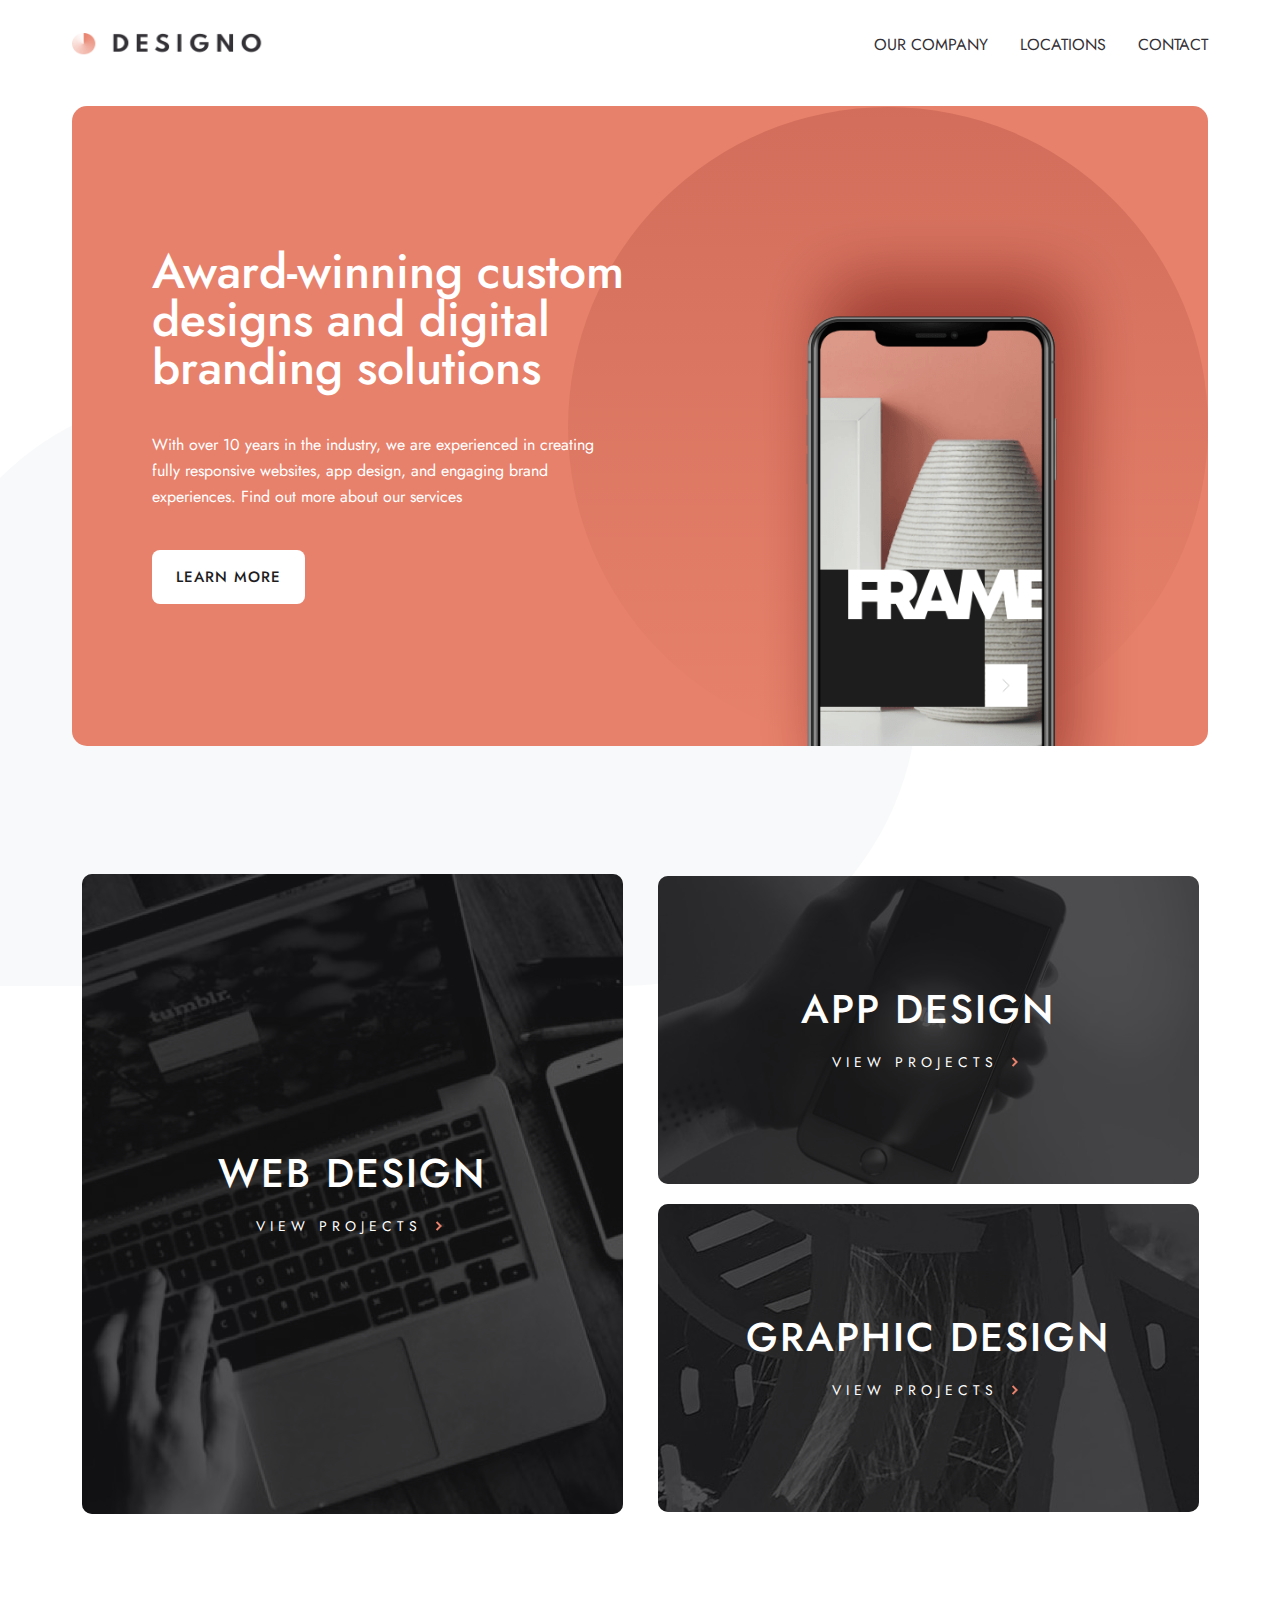
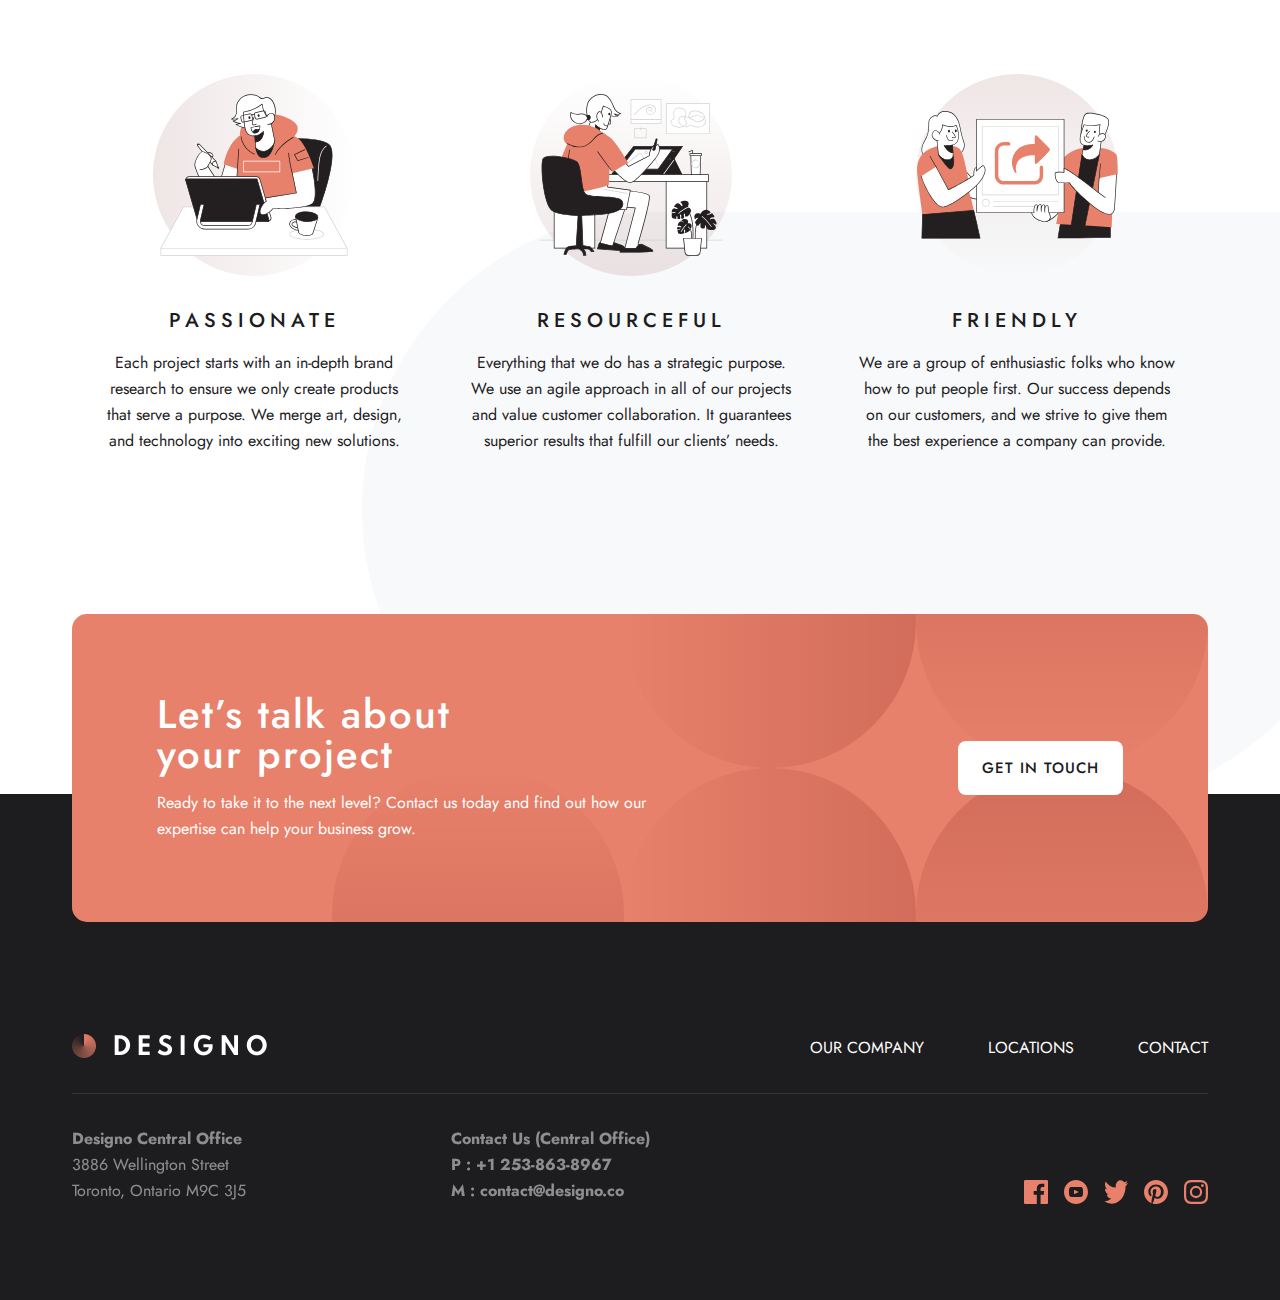
<file: index.html>
<!DOCTYPE html>
<html lang="en">
	<head>
		<meta charset="UTF-8" />
		<meta name="viewport" content="width=device-width, initial-scale=1.0" />

		<link
			rel="icon"
			type="image/png"
			sizes="32x32"
			href="./assets/favicon-32x32.png"
		/>
		<link rel="preconnect" href="https://fonts.googleapis.com" />
		<link rel="preconnect" href="https://fonts.gstatic.com" crossorigin />
		<link
			href="https://fonts.googleapis.com/css2?family=Jost:ital,wght@0,100..900;1,100..900&display=swap"
			rel="stylesheet"
		/>
		<link rel="stylesheet" href="/css/styles.css" />

		<title>Welcome to Designo</title>
	</head>
	<body>
		<!-- NAVIGATION -->
		<nav class="navbar">
			<div class="navbar-flex container">
				<a href="/"
					><img
						src="/assets/shared/desktop/logo-dark.png"
						class="logo"
						alt="Designo Logo"
				/></a>
				<div class="main-menu-items">
					<ul class="menu-items-list">
						<li><a href="/about.html">Our Company</a></li>
						<li><a href="/locations.html">Locations</a></li>
						<li><a href="/contact.html">Contact</a></li>
					</ul>
				</div>
				<!-- MOBILE MENU -->
				<div class="mobile-menu">
					<!-- HAMBURGER BUTTON -->
					<div class="mobile-menu-toggle">
						<img
							src="/assets/shared/mobile/icon-hamburger.svg"
							alt="menu button"
							class="hamburger"
						/>
						<img
							src="/assets/shared/mobile/icon-close.svg"
							alt="close button"
							class="close hide"
						/>
					</div>
					<!-- OVERLAY BEHIND MOBILE MENU -->
					<div class="mobile-menu-modal"></div>
					<!-- MOBILE MENU ITEMS LIST -->
					<div class="mobile-menu-items">
						<ul class="mobile-menu-list">
							<li><a href="/about.html">Our Company</a></li>
							<li><a href="/locations.html">Locations</a></li>
							<li><a href="/contact.html">Contact</a></li>
						</ul>
					</div>
				</div>
			</div>
		</nav>

		<!-- HERO SECTION -->
		<section class="hero">
			<div class="container">
				<div class="bg-leaf">
					<img src="/assets/shared/desktop/bg-pattern-leaf.svg" alt="" />
				</div>
				<div class="hero-background hero-flex">
					<div class="hero-content">
						<h1>Award-winning custom designs and digital branding solutions</h1>
						<p>
							With over 10 years in the industry, we are experienced in creating
							fully responsive websites, app design, and engaging brand
							experiences. Find out more about our services
						</p>
						<a href="#"><div class="btn-light">Learn More</div></a>
					</div>
					<div class="hero-image">
						<img src="/assets/home/desktop/image-hero-phone.png" alt="" />
					</div>
				</div>
			</div>
		</section>

		<!-- SERVICES SECTION -->

		<section class="services">
			<div class="container">
				<div class="grid">
					<div class="grid-item item1">
						<a href="/web-design.html">
							<picture>
								<source
									media="(max-width: 480px)"
									srcset="/assets/home/mobile/image-web-design.jpg"
								/>
								<source
									media="(max-width: 768px)"
									srcset="/assets/home/tablet/image-web-design.jpg"
								/>
								<img
									class="bg-image"
									src="/assets/home/desktop/image-web-design-large.jpg"
									alt=""
								/>
							</picture>
							<div class="grid-item-content">
								<h2>Web Design</h2>
								<p>
									view projects
									<span>
										<img
											src="/assets/shared/desktop/icon-right-arrow.svg"
											alt=""
									/></span>
								</p>
							</div>
						</a>
					</div>

					<div class="grid-item item2">
						<a href="/app-design.html">
							<picture>
								<source
									media="(max-width: 480px)"
									srcset="/assets/home/mobile/image-app-design.jpg"
								/>
								<source
									media="(max-width: 768px)"
									srcset="/assets/home/tablet/image-app-design.jpg"
								/>

								<img
									class="bg-image"
									src="/assets/home/desktop/image-app-design.jpg"
									alt=""
								/>
							</picture>
							<div class="grid-item-content">
								<h2>App Design</h2>
								<p>
									view projects
									<span>
										<img
											src="/assets/shared/desktop/icon-right-arrow.svg"
											alt=""
									/></span>
								</p>
							</div>
						</a>
					</div>

					<div class="grid-item item3">
						<a href="/graphic-design.html">
							<picture>
								<source
									media="(max-width: 480px)"
									srcset="/assets/home/mobile/image-graphic-design.jpg"
								/>
								<source
									media="(max-width: 768px)"
									srcset="/assets/home/tablet/image-graphic-design.jpg"
								/>

								<img
									class="bg-image"
									src="/assets/home/desktop/image-graphic-design.jpg"
									alt=""
								/>
							</picture>
							<div class="grid-item-content">
								<h2>Graphic Design</h2>
								<p>
									view projects
									<span>
										<img
											src="/assets/shared/desktop/icon-right-arrow.svg"
											alt=""
									/></span>
								</p>
							</div>
						</a>
					</div>
				</div>
			</div>
		</section>

		<!-- ATTRIBUTES SECTION -->

		<section class="attributes">
			<div class="container">
				<div class="bg-leaf">
					<img src="/assets/shared/desktop/bg-pattern-leaf.svg" alt="" />
				</div>
				<div class="flex-container">
					<div class="item-container">
						<div class="img-container box1">
							<img
								src="/assets/home/desktop/illustration-passionate.svg"
								alt=""
							/>
						</div>
						<div class="content">
							<h3>Passionate</h3>

							<p>
								Each project starts with an in-depth brand research to ensure we
								only create products that serve a purpose. We merge art, design,
								and technology into exciting new solutions.
							</p>
						</div>
					</div>

					<div class="item-container">
						<div class="img-container box2">
							<img
								src="/assets/home/desktop/illustration-resourceful.svg"
								alt=""
							/>
						</div>
						<div class="content">
							<h3>Resourceful</h3>
							<p>
								Everything that we do has a strategic purpose. We use an agile
								approach in all of our projects and value customer
								collaboration. It guarantees superior results that fulfill our
								clients’ needs.
							</p>
						</div>
					</div>

					<div class="item-container">
						<div class="img-container box3">
							<img
								src="/assets/home/desktop/illustration-friendly.svg"
								alt=""
							/>
						</div>
						<div class="content">
							<h3>Friendly</h3>
							<p>
								We are a group of enthusiastic folks who know how to put people
								first. Our success depends on our customers, and we strive to
								give them the best experience a company can provide.
							</p>
						</div>
					</div>
				</div>
			</div>
		</section>

		<!-- CTA -->

		<section class="cta">
			<div class="container">
				<div class="background">
					<div class="content">
						<div class="text">
							<h2>Let’s talk about your project</h2>
							<p>
								Ready to take it to the next level? Contact us today and find
								out how our expertise can help your business grow.
							</p>
						</div>

						<a href="/contact.html"
							><div class="btn-light">Get in Touch</div></a
						>
					</div>
				</div>
			</div>
		</section>

		<!-- Footer -->

		<footer class="footer">
			<div class="container">
				<nav class="footer-nav">
					<img
						class="logo"
						src="/assets/shared/desktop/logo-light.png"
						alt="logo"
					/>
					<div class="divider-1"></div>
					<ul class="footer-nav-menu">
						<a href="/about.html"
							><li class="footer-nav-item">Our Company</li></a
						>
						<a href="/locations.html"
							><li class="footer-nav-item">Locations</li></a
						>
						<a href="/contact.html"><li class="footer-nav-item">Contact</li></a>
					</ul>
				</nav>
				<div class="divider-2"></div>
				<div class="footer-info-container">
					<div class="address">
						<p>
							<strong>Designo Central Office </strong> <br />3886 Wellington
							Street<br />
							Toronto, Ontario M9C 3J5
						</p>
					</div>
					<div class="contact-numbers">
						<p>
							Contact Us (Central Office)<br />
							<span>P : +1 253-863-8967 <br />M : contact@designo.co </span>
						</p>
					</div>
					<div class="socials">
						<a href="#"
							><img src="/assets/shared/desktop/icon-facebook.svg" alt=""
						/></a>
						<a href="#"
							><img src="/assets/shared/desktop/icon-youtube.svg" alt=""
						/></a>
						<a href="#"
							><img src="/assets/shared/desktop/icon-twitter.svg" alt=""
						/></a>
						<a href="#"
							><img src="/assets/shared/desktop/icon-pinterest.svg" alt=""
						/></a>
						<a href="#"
							><img src="/assets/shared/desktop/icon-instagram.svg" alt=""
						/></a>
					</div>
				</div>
			</div>
		</footer>

		<script src="js/script.js "></script>
	</body>
</html>
</file>
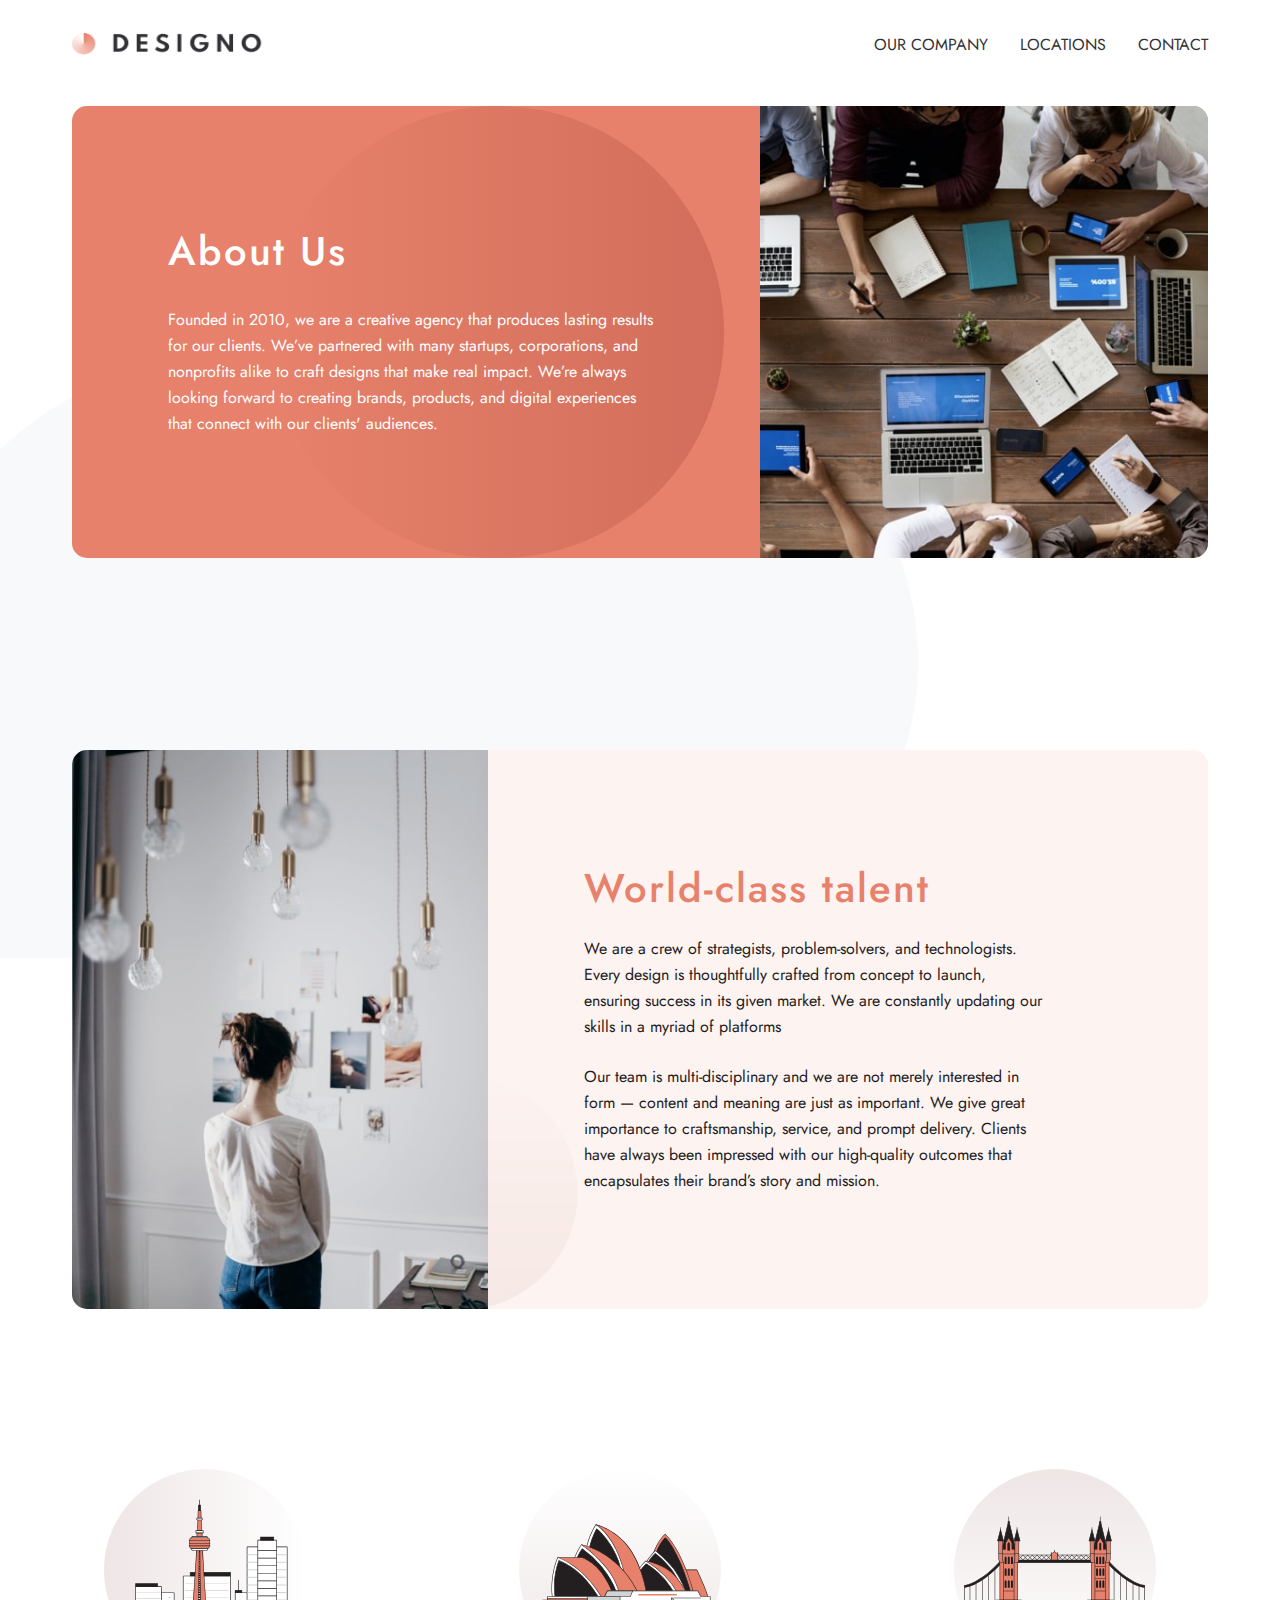
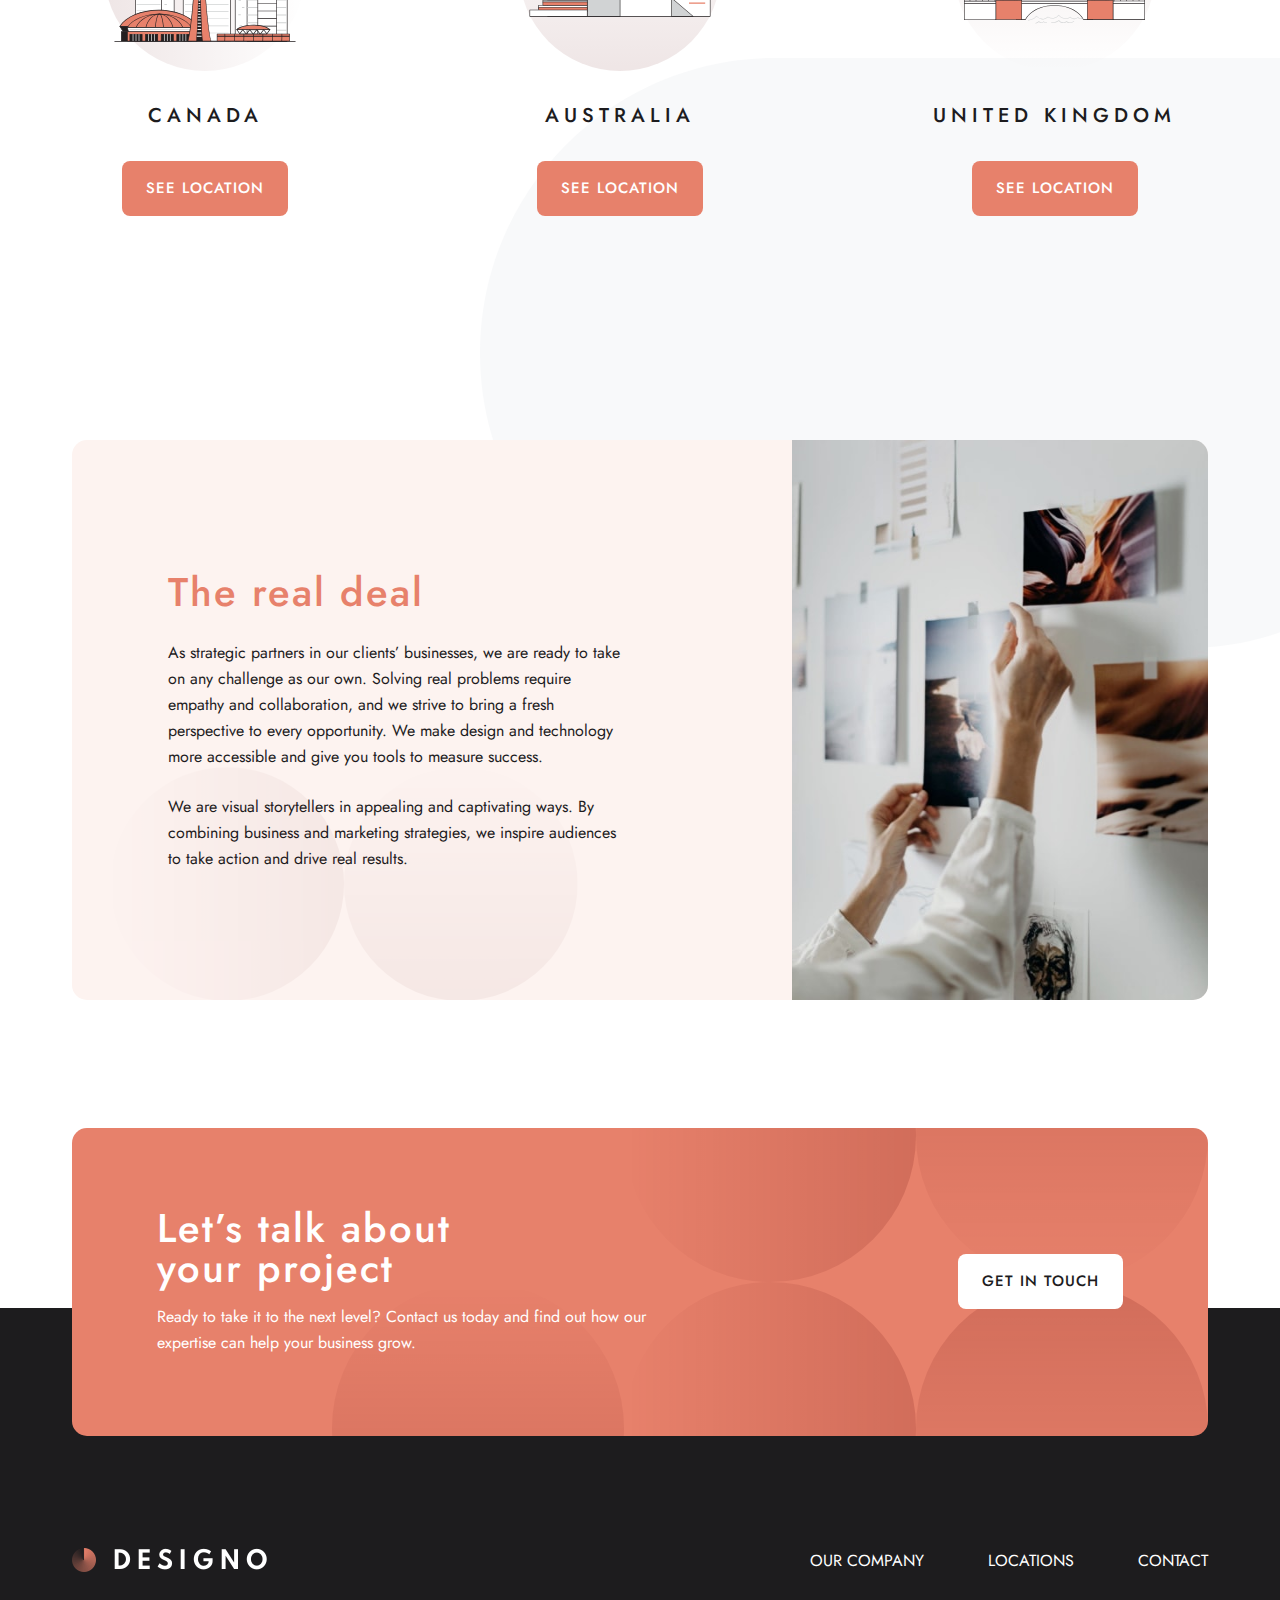
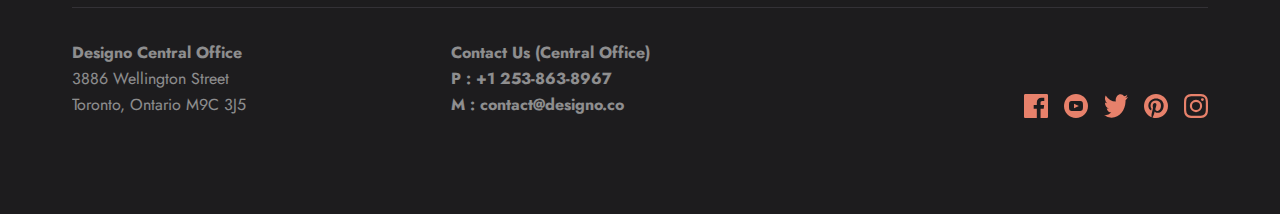
<file: about.html>
<!DOCTYPE html>
<html lang="en">
	<head>
		<meta charset="UTF-8" />
		<meta name="viewport" content="width=device-width, initial-scale=1.0" />

		<link
			rel="icon"
			type="image/png"
			sizes="32x32"
			href="./assets/favicon-32x32.png"
		/>
		<link rel="preconnect" href="https://fonts.googleapis.com" />
		<link rel="preconnect" href="https://fonts.gstatic.com" crossorigin />
		<link
			href="https://fonts.googleapis.com/css2?family=Jost:ital,wght@0,100..900;1,100..900&display=swap"
			rel="stylesheet"
		/>
		<link rel="stylesheet" href="/css/styles.css" />

		<title>Welcome to Designo</title>
	</head>
	<body>
		<!-- NAVIGATION -->
		<nav class="navbar">
			<div class="navbar-flex container">
				<a href="/"
					><img
						src="/assets/shared/desktop/logo-dark.png"
						class="logo"
						alt="Designo Logo"
				/></a>
				<div class="main-menu-items">
					<ul class="menu-items-list">
						<li><a href="/about.html">Our Company</a></li>
						<li><a href="/locations.html">Locations</a></li>
						<li><a href="/contact.html">Contact</a></li>
					</ul>
				</div>
				<!-- MOBILE MENU -->
				<div class="mobile-menu">
					<!-- HAMBURGER BUTTON -->
					<div class="mobile-menu-toggle">
						<img
							src="/assets/shared/mobile/icon-hamburger.svg"
							alt="menu button"
							class="hamburger"
						/>
						<img
							src="/assets/shared/mobile/icon-close.svg"
							alt="close button"
							class="close hide"
						/>
					</div>
					<!-- OVERLAY BEHIND MOBILE MENU -->
					<div class="mobile-menu-modal"></div>
					<!-- MOBILE MENU ITEMS LIST -->
					<div class="mobile-menu-items">
						<ul class="mobile-menu-list">
							<li><a href="/about.html">Our Company</a></li>
							<li><a href="/locations.html">Locations</a></li>
							<li><a href="/contact.html">Contact</a></li>
						</ul>
					</div>
				</div>
			</div>
		</nav>

		<!-- HEADER SECTION -->
		<section class="header about-header">
			<div class="container">
				<div class="bg-leaf">
					<img src="/assets/shared/desktop/bg-pattern-leaf.svg" alt="" />
				</div>
				<div class="card">
					<div class="background">
						<div class="content">
							<h2>About Us</h2>
							<p>
								Founded in 2010, we are a creative agency that produces lasting
								results for our clients. We’ve partnered with many startups,
								corporations, and nonprofits alike to craft designs that make
								real impact. We’re always looking forward to creating brands,
								products, and digital experiences that connect with our clients'
								audiences.
							</p>
						</div>
						<div class="image">
							<picture>
								<source
									media="(max-width: 440px)"
									srcset="/assets/about/mobile/image-about-hero.jpg"
								/>
								<source
									media="(max-width: 970px)"
									srcset="/assets/about/tablet/image-about-hero.jpg"
								/>
								<img src="/assets/about/desktop/image-about-hero.jpg" alt="" />
							</picture>
						</div>
					</div>
				</div>
			</div>
		</section>

		<!-- TALENT CARD SECTION -->

		<section class="talent">
			<div class="container">
				<div class="lg-card">
					<div class="bg-image">
						<picture>
							<source
								media="(max-width: 970px)"
								srcset="/assets/shared/desktop/bg-pattern-three-circles.svg"
							/>
							<img
								src="/assets/shared/desktop/bg-pattern-two-circles.svg"
								alt=""
							/>
						</picture>
					</div>
					<picture>
						<source
							media="(max-width: 440px)"
							srcset="/assets/about/mobile/image-world-class-talent.jpg"
						/>
						<source
							media="(max-width: 970px)"
							srcset="/assets/about/tablet/image-world-class-talent.jpg"
						/>

						<img
							src="/assets/about/desktop/image-world-class-talent.jpg"
							alt=""
						/>
					</picture>
					<div class="content">
						<h2>World-class talent</h2>
						<p>
							We are a crew of strategists, problem-solvers, and technologists.
							Every design is thoughtfully crafted from concept to launch,
							ensuring success in its given market. We are constantly updating
							our skills in a myriad of platforms
						</p>
						<p>
							Our team is multi-disciplinary and we are not merely interested in
							form — content and meaning are just as important. We give great
							importance to craftsmanship, service, and prompt delivery. Clients
							have always been impressed with our high-quality outcomes that
							encapsulates their brand’s story and mission.
						</p>
					</div>
				</div>
			</div>
		</section>

		<!-- LOCATIONS SECTION -->

		<section class="attributes locations">
			<div class="container">
				<div class="bg-leaf">
					<img src="/assets/shared/desktop/bg-pattern-leaf.svg" alt="" />
				</div>
				<div class="flex-container">
					<div class="item-container">
						<div class="img-container box1">
							<img
								src="/assets/shared/desktop/illustration-canada.svg"
								alt=""
							/>
						</div>
						<div class="content">
							<h3>Canada</h3>

							<a href="/locations.html"
								><div class="btn-dark">See Location</div></a
							>
						</div>
					</div>

					<div class="item-container">
						<div class="img-container box2">
							<img
								src="/assets/shared/desktop/illustration-australia.svg"
								alt=""
							/>
						</div>
						<div class="content">
							<h3>Australia</h3>
							<a href="/locations.html"
								><div class="btn-dark">See Location</div></a
							>
						</div>
					</div>

					<div class="item-container">
						<div class="img-container box3">
							<img
								src="/assets/shared/desktop/illustration-united-kingdom.svg"
							/>
						</div>
						<div class="content">
							<h3>United Kingdom</h3>
							<a href="/locations.html"
								><div class="btn-dark">See Location</div></a
							>
						</div>
					</div>
				</div>
			</div>
		</section>

		<!-- REAL DEAL CARD SECTION -->

		<section class="real-deal">
			<div class="container">
				<div class="lg-card">
					<div class="bg-image">
						<picture>
							<source
								media="(max-width: 970px)"
								srcset="/assets/shared/desktop/bg-pattern-three-circles.svg"
							/>
							<img
								src="/assets/shared/desktop/bg-pattern-two-circles.svg"
								alt=""
							/>
						</picture>
					</div>
					<picture>
						<source
							media="(max-width: 440px)"
							srcset="/assets/about/mobile/image-real-deal.jpg"
						/>
						<source
							media="(max-width: 970px)"
							srcset="/assets/about/tablet/image-real-deal.jpg"
						/>

						<img src="/assets/about/desktop/image-real-deal.jpg" alt="" />
					</picture>
					<div class="content">
						<h2>The real deal</h2>
						<p>
							As strategic partners in our clients’ businesses, we are ready to
							take on any challenge as our own. Solving real problems require
							empathy and collaboration, and we strive to bring a fresh
							perspective to every opportunity. We make design and technology
							more accessible and give you tools to measure success.
						</p>
						<p>
							We are visual storytellers in appealing and captivating ways. By
							combining business and marketing strategies, we inspire audiences
							to take action and drive real results.
						</p>
					</div>
				</div>
			</div>
		</section>

		<!-- CTA -->

		<section class="cta">
			<div class="container">
				<div class="background">
					<div class="content">
						<div class="text">
							<h2>Let’s talk about your project</h2>
							<p>
								Ready to take it to the next level? Contact us today and find
								out how our expertise can help your business grow.
							</p>
						</div>

						<a href="/contact.html"
							><div class="btn-light">Get in Touch</div></a
						>
					</div>
				</div>
			</div>
		</section>

		<!-- Footer -->

		<footer class="footer">
			<div class="container">
				<nav class="footer-nav">
					<img
						class="logo"
						src="/assets/shared/desktop/logo-light.png"
						alt="logo"
					/>
					<div class="divider-1"></div>
					<ul class="footer-nav-menu">
						<a href="/about.html"
							><li class="footer-nav-item">Our Company</li></a
						>
						<a href="/locations.html"
							><li class="footer-nav-item">Locations</li></a
						>
						<a href="/contact.html"><li class="footer-nav-item">Contact</li></a>
					</ul>
				</nav>
				<div class="divider-2"></div>
				<div class="footer-info-container">
					<div class="address">
						<p>
							<strong>Designo Central Office </strong> <br />3886 Wellington
							Street<br />
							Toronto, Ontario M9C 3J5
						</p>
					</div>
					<div class="contact-numbers">
						<p>
							Contact Us (Central Office)<br />
							<span>P : +1 253-863-8967 <br />M : contact@designo.co </span>
						</p>
					</div>
					<div class="socials">
						<a href="#"
							><img src="/assets/shared/desktop/icon-facebook.svg" alt=""
						/></a>
						<a href="#"
							><img src="/assets/shared/desktop/icon-youtube.svg" alt=""
						/></a>
						<a href="#"
							><img src="/assets/shared/desktop/icon-twitter.svg" alt=""
						/></a>
						<a href="#"
							><img src="/assets/shared/desktop/icon-pinterest.svg" alt=""
						/></a>
						<a href="#"
							><img src="/assets/shared/desktop/icon-instagram.svg" alt=""
						/></a>
					</div>
				</div>
			</div>
		</footer>

		<script src="js/script.js "></script>
	</body>
</html>
</file>
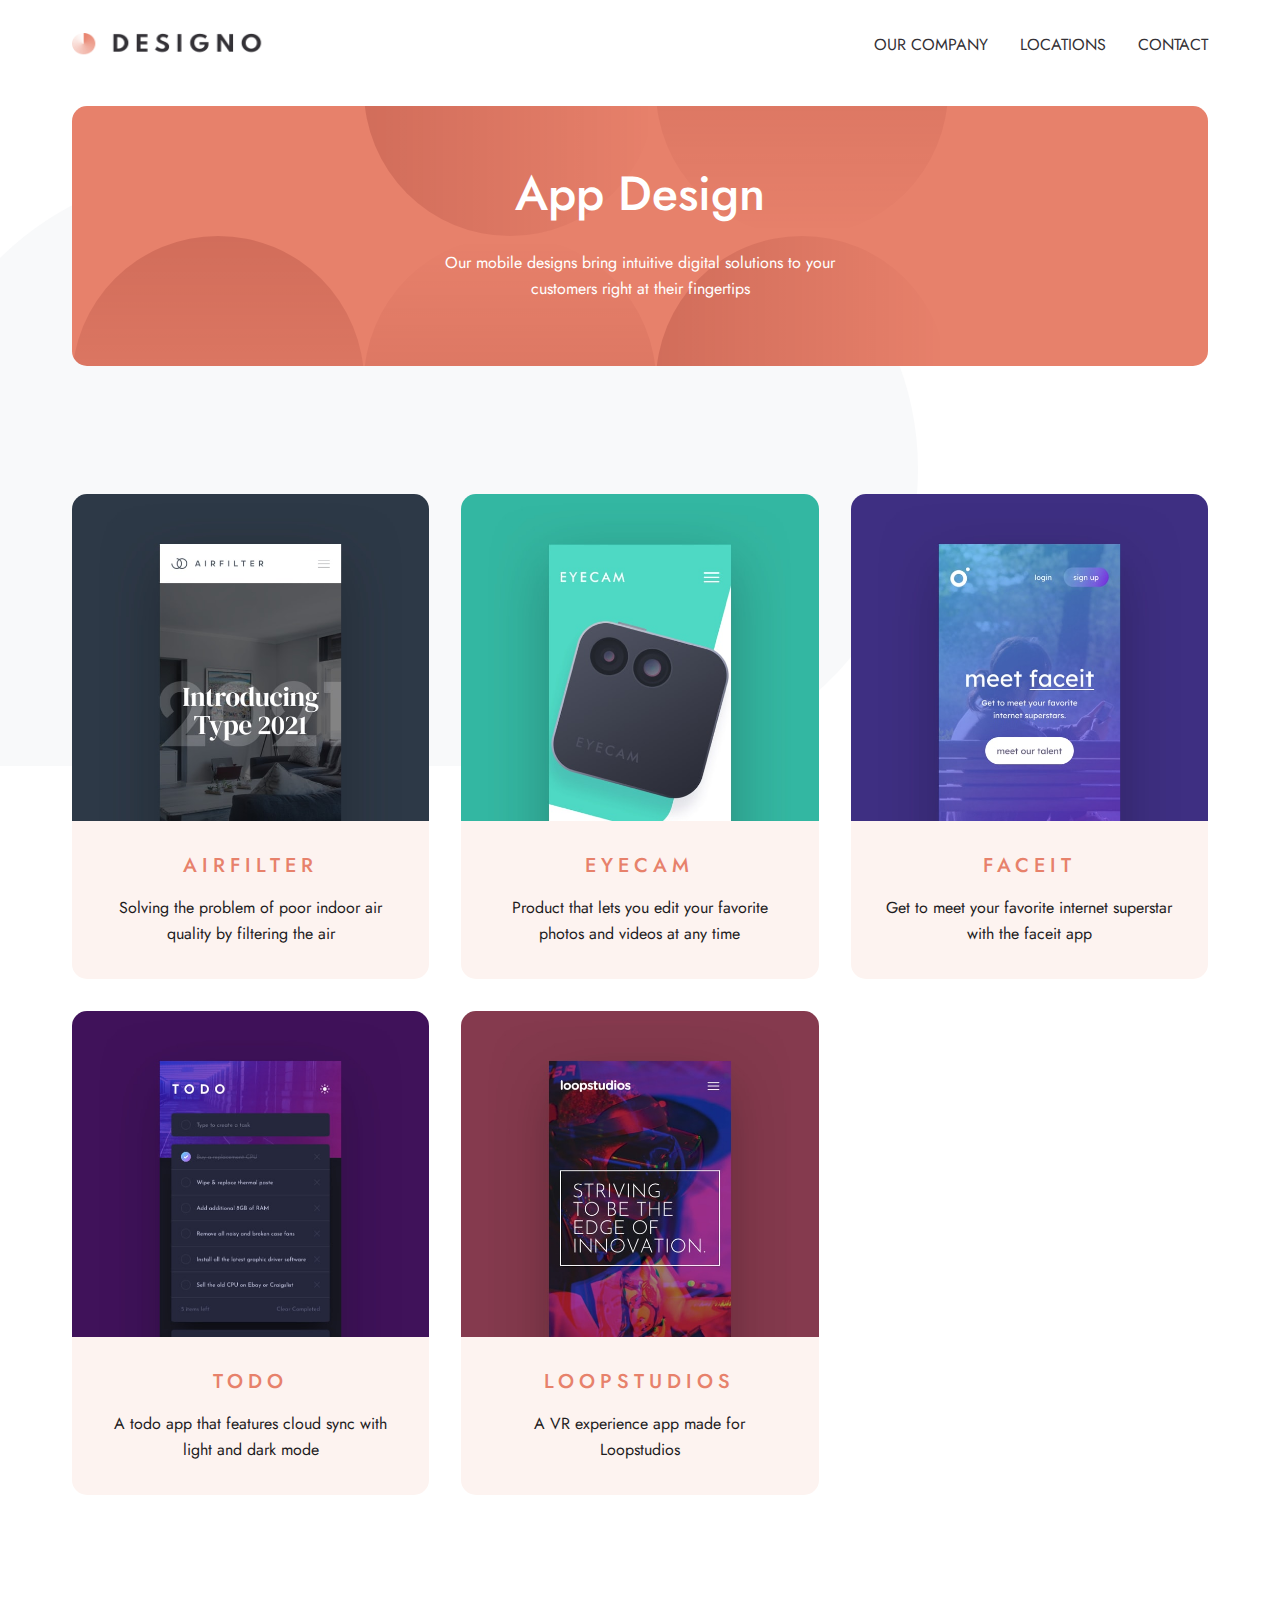
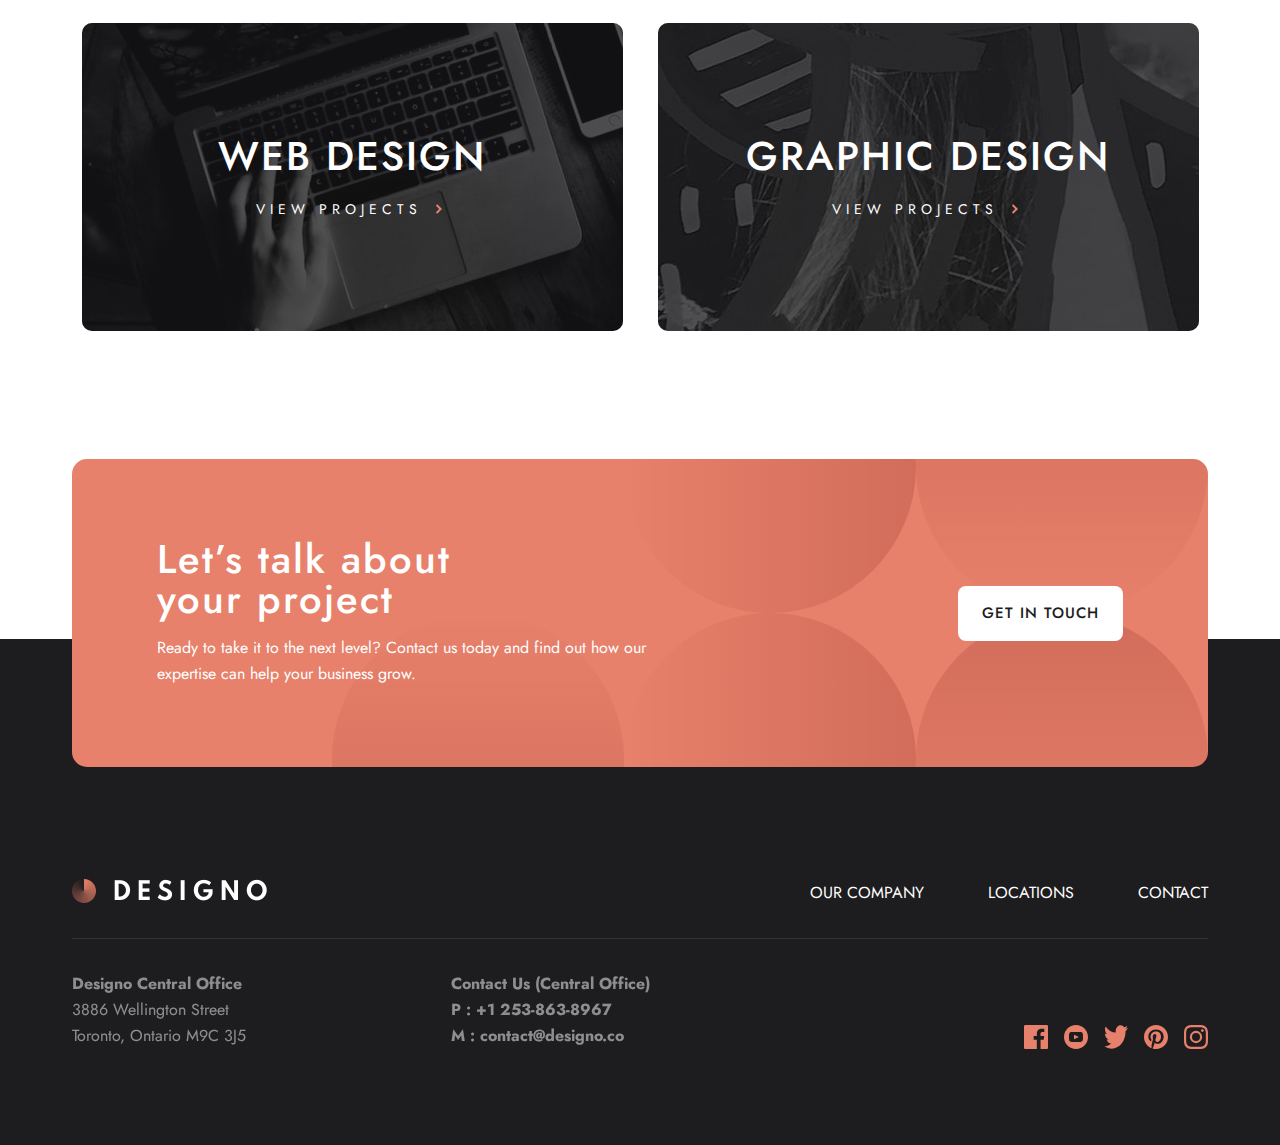
<file: app-design.html>
<!DOCTYPE html>
<html lang="en">
	<head>
		<meta charset="UTF-8" />
		<meta name="viewport" content="width=device-width, initial-scale=1.0" />

		<link
			rel="icon"
			type="image/png"
			sizes="32x32"
			href="./assets/favicon-32x32.png"
		/>
		<link rel="preconnect" href="https://fonts.googleapis.com" />
		<link rel="preconnect" href="https://fonts.gstatic.com" crossorigin />
		<link
			href="https://fonts.googleapis.com/css2?family=Jost:ital,wght@0,100..900;1,100..900&display=swap"
			rel="stylesheet"
		/>
		<link rel="stylesheet" href="/css/styles.css" />

		<title>Welcome to Designo</title>
	</head>
	<body>
		<!-- NAVIGATION -->
		<nav class="navbar">
			<div class="navbar-flex container">
				<a href="/"
					><img
						src="/assets/shared/desktop/logo-dark.png"
						class="logo"
						alt="Designo Logo"
				/></a>
				<div class="main-menu-items">
					<ul class="menu-items-list">
						<li><a href="/about.html">Our Company</a></li>
						<li><a href="/locations.html">Locations</a></li>
						<li><a href="/contact.html">Contact</a></li>
					</ul>
				</div>
				<!-- MOBILE MENU -->
				<div class="mobile-menu">
					<!-- HAMBURGER BUTTON -->
					<div class="mobile-menu-toggle">
						<img
							src="/assets/shared/mobile/icon-hamburger.svg"
							alt="menu button"
							class="hamburger"
						/>
						<img
							src="/assets/shared/mobile/icon-close.svg"
							alt="close button"
							class="close hide"
						/>
					</div>
					<!-- OVERLAY BEHIND MOBILE MENU -->
					<div class="mobile-menu-modal"></div>
					<!-- MOBILE MENU ITEMS LIST -->
					<div class="mobile-menu-items">
						<ul class="mobile-menu-list">
							<li><a href="/about.html">Our Company</a></li>
							<li><a href="/locations.html">Locations</a></li>
							<li><a href="/contact.html">Contact</a></li>
						</ul>
					</div>
				</div>
			</div>
		</nav>

		<!-- PAGES HEADER -->
		<section class="header">
			<div class="container">
				<div class="bg-leaf">
					<img src="/assets/shared/desktop/bg-pattern-leaf.svg" alt="" />
				</div>
				<div class="header-background-app header-flex">
					<div class="header-content">
						<h1>App Design</h1>
						<p>
							Our mobile designs bring intuitive digital solutions to your
							customers right at their fingertips
						</p>
					</div>
				</div>
			</div>
		</section>

		<!-- PROJECTS SECTION -->

		<section class="projects">
			<div class="container">
				<div class="projects-grid">
					<!-- CARD 1 -->
					<div class="card">
						<div class="image">
							<img
								src="/assets/app-design/desktop/image-airfilter.jpg"
								alt=""
							/>
						</div>
						<div class="content">
							<h3>AIRFILTER</h3>
							<p>
								Solving the problem of poor indoor air quality by filtering the
								air
							</p>
						</div>
					</div>

					<!-- CARD 2 -->
					<div class="card">
						<div class="image">
							<img src="/assets/app-design/desktop/image-eyecam.jpg" alt="" />
						</div>
						<div class="content">
							<h3>EYECAM</h3>
							<p>
								Product that lets you edit your favorite photos and videos at
								any time
							</p>
						</div>
					</div>

					<!-- CARD 3 -->
					<div class="card">
						<div class="image">
							<img src="/assets/app-design/desktop/image-faceit.jpg" alt="" />
						</div>
						<div class="content">
							<h3>FACEIT</h3>
							<p>
								Get to meet your favorite internet superstar with the faceit app
							</p>
						</div>
					</div>

					<!-- CARD 4 -->
					<div class="card">
						<div class="image">
							<img src="/assets/app-design/desktop/image-todo.jpg" alt="" />
						</div>
						<div class="content">
							<h3>TODO</h3>
							<p>
								A todo app that features cloud sync with light and dark mode
							</p>
						</div>
					</div>

					<!-- CARD 5 -->
					<div class="card">
						<div class="image">
							<img
								src="/assets/app-design/desktop/image-loopstudios.jpg"
								alt=""
							/>
						</div>
						<div class="content">
							<h3>LOOPSTUDIOS</h3>
							<p>A VR experience app made for Loopstudios</p>
						</div>
					</div>
				</div>
			</div>
		</section>

		<!-- SERVICES SECTION -->

		<section class="services">
			<div class="container">
				<div class="pages-grid">
					<div class="grid-item item1">
						<a href="/web-design.html">
							<picture>
								<source
									media="(max-width: 480px)"
									srcset="/assets/home/mobile/image-web-design.jpg"
								/>
								<source
									media="(max-width: 768px)"
									srcset="/assets/home/tablet/image-web-design.jpg"
								/>
								<img
									class="bg-image"
									src="/assets/home/desktop/image-web-design-small.jpg"
									alt=""
								/>
							</picture>
							<div class="grid-item-content">
								<h2>Web Design</h2>
								<p>
									view projects
									<span>
										<img
											src="/assets/shared/desktop/icon-right-arrow.svg"
											alt=""
									/></span>
								</p>
							</div>
						</a>
					</div>

					<div class="grid-item item2">
						<a href="/graphic-design.html">
							<picture>
								<source
									media="(max-width: 480px)"
									srcset="/assets/home/mobile/image-graphic-design.jpg"
								/>
								<source
									media="(max-width: 768px)"
									srcset="/assets/home/tablet/image-graphic-design.jpg"
								/>

								<img
									class="bg-image"
									src="/assets/home/desktop/image-graphic-design.jpg"
									alt=""
								/>
							</picture>
							<div class="grid-item-content">
								<h2>Graphic Design</h2>
								<p>
									view projects
									<span>
										<img
											src="/assets/shared/desktop/icon-right-arrow.svg"
											alt=""
									/></span>
								</p>
							</div>
						</a>
					</div>
				</div>
			</div>
		</section>

		<!-- CTA -->

		<section class="cta">
			<div class="container">
				<div class="background">
					<div class="content">
						<div class="text">
							<h2>Let’s talk about your project</h2>
							<p>
								Ready to take it to the next level? Contact us today and find
								out how our expertise can help your business grow.
							</p>
						</div>

						<a href="/contact.html"
							><div class="btn-light">Get in Touch</div></a
						>
					</div>
				</div>
			</div>
		</section>

		<!-- Footer -->

		<footer class="footer">
			<div class="container">
				<nav class="footer-nav">
					<img
						class="logo"
						src="/assets/shared/desktop/logo-light.png"
						alt="logo"
					/>
					<div class="divider-1"></div>
					<ul class="footer-nav-menu">
						<a href="/about.html"
							><li class="footer-nav-item">Our Company</li></a
						>
						<a href="/locations.html"
							><li class="footer-nav-item">Locations</li></a
						>
						<a href="/contact.html"><li class="footer-nav-item">Contact</li></a>
					</ul>
				</nav>
				<div class="divider-2"></div>
				<div class="footer-info-container">
					<div class="address">
						<p>
							<strong>Designo Central Office </strong> <br />3886 Wellington
							Street<br />
							Toronto, Ontario M9C 3J5
						</p>
					</div>
					<div class="contact-numbers">
						<p>
							Contact Us (Central Office)<br />
							<span>P : +1 253-863-8967 <br />M : contact@designo.co </span>
						</p>
					</div>
					<div class="socials">
						<a href="#"
							><img src="/assets/shared/desktop/icon-facebook.svg" alt=""
						/></a>
						<a href="#"
							><img src="/assets/shared/desktop/icon-youtube.svg" alt=""
						/></a>
						<a href="#"
							><img src="/assets/shared/desktop/icon-twitter.svg" alt=""
						/></a>
						<a href="#"
							><img src="/assets/shared/desktop/icon-pinterest.svg" alt=""
						/></a>
						<a href="#"
							><img src="/assets/shared/desktop/icon-instagram.svg" alt=""
						/></a>
					</div>
				</div>
			</div>
		</footer>

		<script src="js/script.js "></script>
	</body>
</html>
</file>
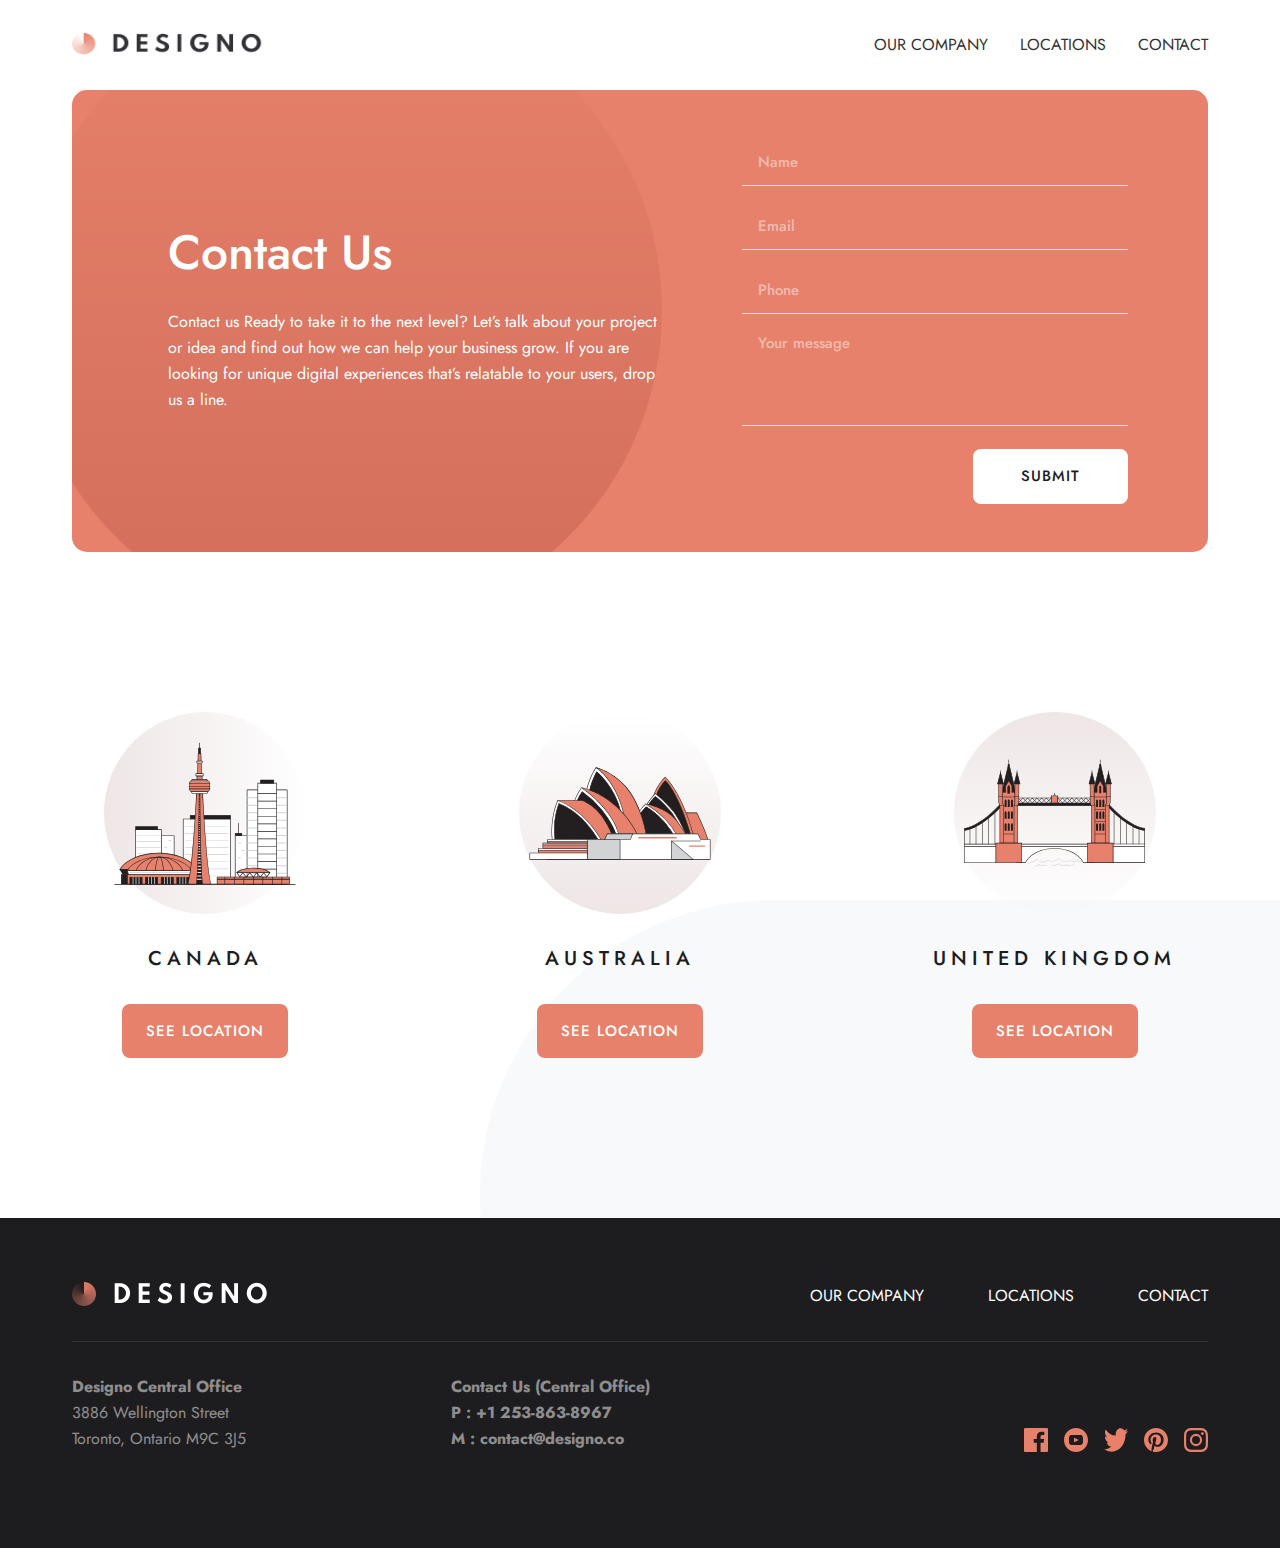
<file: contact.html>
<!DOCTYPE html>
<html lang="en">
	<head>
		<meta charset="UTF-8" />
		<meta name="viewport" content="width=device-width, initial-scale=1.0" />

		<link
			rel="icon"
			type="image/png"
			sizes="32x32"
			href="./assets/favicon-32x32.png"
		/>
		<link rel="preconnect" href="https://fonts.googleapis.com" />
		<link rel="preconnect" href="https://fonts.gstatic.com" crossorigin />
		<link
			href="https://fonts.googleapis.com/css2?family=Jost:ital,wght@0,100..900;1,100..900&display=swap"
			rel="stylesheet"
		/>
		<link rel="stylesheet" href="/css/styles.css" />

		<title>Welcome to Designo</title>
	</head>
	<body>
		<!-- NAVIGATION -->
		<nav class="navbar">
			<div class="navbar-flex container">
				<a href="/"
					><img
						src="/assets/shared/desktop/logo-dark.png"
						class="logo"
						alt="Designo Logo"
				/></a>
				<div class="main-menu-items">
					<ul class="menu-items-list">
						<li><a href="/about.html">Our Company</a></li>
						<li><a href="/locations.html">Locations</a></li>
						<li><a href="/contact.html">Contact</a></li>
					</ul>
				</div>
				<!-- MOBILE MENU -->
				<div class="mobile-menu">
					<!-- HAMBURGER BUTTON -->
					<div class="mobile-menu-toggle">
						<img
							src="/assets/shared/mobile/icon-hamburger.svg"
							alt="menu button"
							class="hamburger"
						/>
						<img
							src="/assets/shared/mobile/icon-close.svg"
							alt="close button"
							class="close hide"
						/>
					</div>
					<!-- OVERLAY BEHIND MOBILE MENU -->
					<div class="mobile-menu-modal"></div>
					<!-- MOBILE MENU ITEMS LIST -->
					<div class="mobile-menu-items">
						<ul class="mobile-menu-list">
							<li><a href="/about.html">Our Company</a></li>
							<li><a href="/locations.html">Locations</a></li>
							<li><a href="/contact.html">Contact</a></li>
						</ul>
					</div>
				</div>
			</div>
		</nav>

		<!-- Contact Form -->

		<sections class="contact-form">
			<div class="container">
				<div class="background">
					<div class="text">
						<h1>Contact Us</h1>
						<p>
							Contact us Ready to take it to the next level? Let’s talk about
							your project or idea and find out how we can help your business
							grow. If you are looking for unique digital experiences that’s
							relatable to your users, drop us a line.
						</p>
					</div>
					<div class="form">
						<form action="submit" id="contact-form">
							<div class="form-input name-input">
								<label for="name"></label>
								<input
									type="text"
									id="name"
									name="name"
									placeholder="Name"
									required
								/>
								<p class="error-message">Please let us know what to call you</p>
							</div>
							<div class="form-input email-input">
								<label for="email"></label>
								<input
									type="email"
									id="email"
									name="email"
									placeholder="Email"
									required
								/>
								<p class="error-message">Please enter a valid email address</p>
							</div>
							<div class="phone-input">
								<label for="phone"></label>
								<input type="tel" id="phone" name="phone" placeholder="Phone" />

								<p class="error-message">Please enter a valid phone number</p>
							</div>
							<label for="message"></label>

							<textarea
								class="message"
								for="message"
								id="message"
								name="message"
								required
								placeholder="Your message"
								maxlength="5000"
							></textarea>
							<div class="button-div">
								<button type="submit" class="btn-light">Submit</button>
							</div>
						</form>
					</div>
				</div>
			</div>
		</sections>

		<!-- LOCATIONS SECTION -->

		<section class="attributes locations">
			<div class="container">
				<div class="bg-leaf">
					<img src="/assets/shared/desktop/bg-pattern-leaf.svg" alt="" />
				</div>
				<div class="flex-container">
					<div class="item-container">
						<div class="img-container box1">
							<img
								src="/assets/shared/desktop/illustration-canada.svg"
								alt=""
							/>
						</div>
						<div class="content">
							<h3>Canada</h3>

							<a href="/locations.html"
								><div class="btn-dark">See Location</div></a
							>
						</div>
					</div>

					<div class="item-container">
						<div class="img-container box2">
							<img
								src="/assets/shared/desktop/illustration-australia.svg"
								alt=""
							/>
						</div>
						<div class="content">
							<h3>Australia</h3>
							<a href="/locations.html"
								><div class="btn-dark">See Location</div></a
							>
						</div>
					</div>

					<div class="item-container">
						<div class="img-container box3">
							<img
								src="/assets/shared/desktop/illustration-united-kingdom.svg"
							/>
						</div>
						<div class="content">
							<h3>United Kingdom</h3>
							<a href="/locations.html"
								><div class="btn-dark">See Location</div></a
							>
						</div>
					</div>
				</div>
			</div>
		</section>

		<!-- Footer -->

		<footer class="footer" id="about-footer">
			<div class="container">
				<nav class="footer-nav">
					<img
						class="logo"
						src="/assets/shared/desktop/logo-light.png"
						alt="logo"
					/>
					<div class="divider-1"></div>
					<ul class="footer-nav-menu">
						<a href="/about.html"
							><li class="footer-nav-item">Our Company</li></a
						>
						<a href="/locations.html"
							><li class="footer-nav-item">Locations</li></a
						>
						<a href="/contact.html"><li class="footer-nav-item">Contact</li></a>
					</ul>
				</nav>
				<div class="divider-2"></div>
				<div class="footer-info-container">
					<div class="address">
						<p>
							<strong>Designo Central Office </strong> <br />3886 Wellington
							Street<br />
							Toronto, Ontario M9C 3J5
						</p>
					</div>
					<div class="contact-numbers">
						<p>
							Contact Us (Central Office)<br />
							<span>P : +1 253-863-8967 <br />M : contact@designo.co </span>
						</p>
					</div>
					<div class="socials">
						<a href="#"
							><img src="/assets/shared/desktop/icon-facebook.svg" alt=""
						/></a>
						<a href="#"
							><img src="/assets/shared/desktop/icon-youtube.svg" alt=""
						/></a>
						<a href="#"
							><img src="/assets/shared/desktop/icon-twitter.svg" alt=""
						/></a>
						<a href="#"
							><img src="/assets/shared/desktop/icon-pinterest.svg" alt=""
						/></a>
						<a href="#"
							><img src="/assets/shared/desktop/icon-instagram.svg" alt=""
						/></a>
					</div>
				</div>
			</div>
		</footer>

		<script src="js/script.js "></script>
	</body>
</html>
</file>
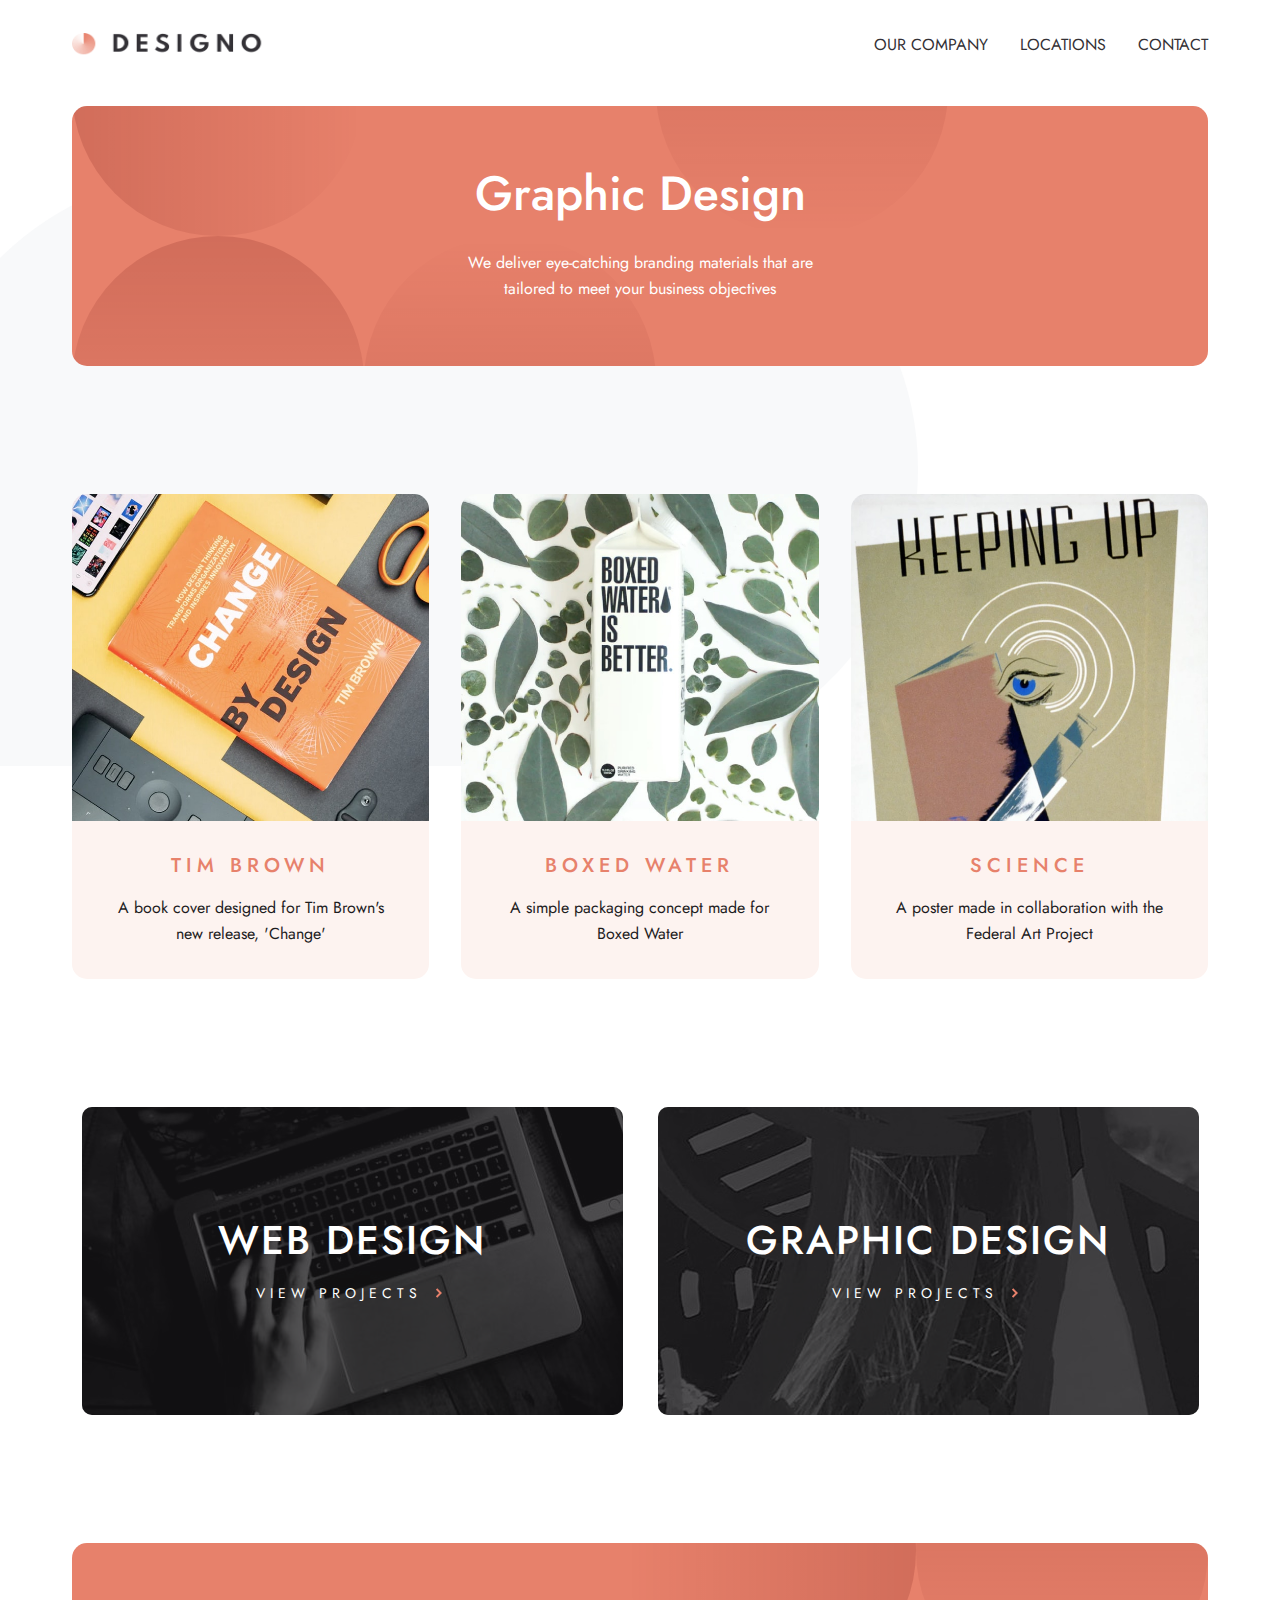
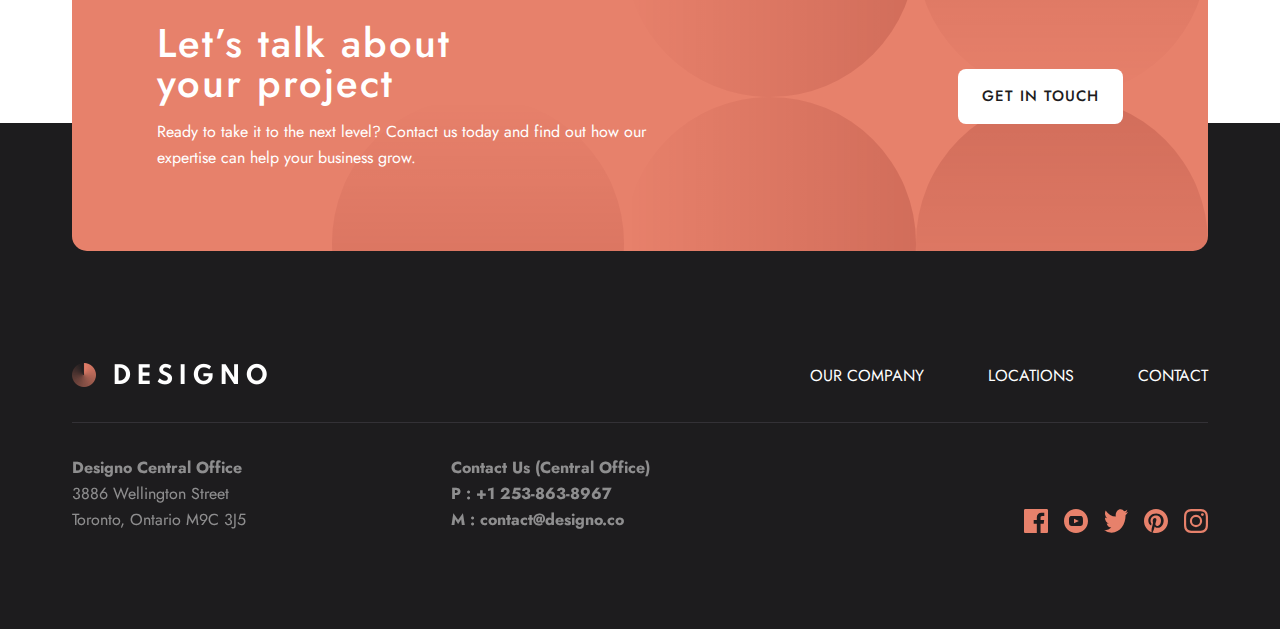
<file: graphic-design.html>
<!DOCTYPE html>
<html lang="en">
	<head>
		<meta charset="UTF-8" />
		<meta name="viewport" content="width=device-width, initial-scale=1.0" />

		<link
			rel="icon"
			type="image/png"
			sizes="32x32"
			href="./assets/favicon-32x32.png"
		/>
		<link rel="preconnect" href="https://fonts.googleapis.com" />
		<link rel="preconnect" href="https://fonts.gstatic.com" crossorigin />
		<link
			href="https://fonts.googleapis.com/css2?family=Jost:ital,wght@0,100..900;1,100..900&display=swap"
			rel="stylesheet"
		/>
		<link rel="stylesheet" href="/css/styles.css" />

		<title>Welcome to Designo</title>
	</head>

	<body>
		<!-- NAVIGATION -->
		<nav class="navbar">
			<div class="navbar-flex container">
				<a href="/"
					><img
						src="/assets/shared/desktop/logo-dark.png"
						class="logo"
						alt="Designo Logo"
				/></a>
				<div class="main-menu-items">
					<ul class="menu-items-list">
						<li><a href="/about.html">Our Company</a></li>
						<li><a href="/locations.html">Locations</a></li>
						<li><a href="/contact.html">Contact</a></li>
					</ul>
				</div>
				<!-- MOBILE MENU -->
				<div class="mobile-menu">
					<!-- HAMBURGER BUTTON -->
					<div class="mobile-menu-toggle">
						<img
							src="/assets/shared/mobile/icon-hamburger.svg"
							alt="menu button"
							class="hamburger"
						/>
						<img
							src="/assets/shared/mobile/icon-close.svg"
							alt="close button"
							class="close hide"
						/>
					</div>
					<!-- OVERLAY BEHIND MOBILE MENU -->
					<div class="mobile-menu-modal"></div>
					<!-- MOBILE MENU ITEMS LIST -->
					<div class="mobile-menu-items">
						<ul class="mobile-menu-list">
							<li><a href="/about.html">Our Company</a></li>
							<li><a href="/locations.html">Locations</a></li>
							<li><a href="/contact.html">Contact</a></li>
						</ul>
					</div>
				</div>
			</div>
		</nav>

		<!-- PAGES HEADER -->
		<section class="header">
			<div class="container">
				<div class="bg-leaf">
					<img src="/assets/shared/desktop/bg-pattern-leaf.svg" alt="" />
				</div>
				<div class="header-background-graphic header-flex">
					<div class="header-content">
						<h1>Graphic Design</h1>
						<p>
							We deliver eye-catching branding materials that are tailored to
							meet your business objectives
						</p>
					</div>
				</div>
			</div>
		</section>

		<!-- PROJECTS SECTION -->

		<section class="projects">
			<div class="container">
				<div class="projects-grid">
					<!-- CARD 1 -->
					<div class="card">
						<div class="image">
							<img
								src="/assets/graphic-design/desktop/image-change.jpg"
								alt=""
							/>
						</div>
						<div class="content">
							<h3>TIM BROWN</h3>
							<p>A book cover designed for Tim Brown's new release, 'Change'</p>
						</div>
					</div>

					<!-- CARD 2 -->
					<div class="card">
						<div class="image">
							<img
								src="/assets/graphic-design/desktop/image-boxed-water.jpg"
								alt=""
							/>
						</div>
						<div class="content">
							<h3>BOXED WATER</h3>
							<p>A simple packaging concept made for Boxed Water</p>
						</div>
					</div>

					<!-- CARD 3 -->
					<div class="card">
						<div class="image">
							<img
								src="/assets/graphic-design/desktop/image-science.jpg"
								alt=""
							/>
						</div>
						<div class="content">
							<h3>SCIENCE</h3>
							<p>A poster made in collaboration with the Federal Art Project</p>
						</div>
					</div>
				</div>
			</div>
		</section>

		<!-- SERVICES SECTION -->

		<section class="services">
			<div class="container">
				<div class="pages-grid">
					<div class="grid-item item1">
						<a href="/web-design.html">
							<picture>
								<source
									media="(max-width: 480px)"
									srcset="/assets/home/mobile/image-web-design.jpg"
								/>
								<source
									media="(max-width: 768px)"
									srcset="/assets/home/tablet/image-web-design.jpg"
								/>
								<img
									class="bg-image"
									src="/assets/home/desktop/image-web-design-small.jpg"
									alt=""
								/>
							</picture>
							<div class="grid-item-content">
								<h2>Web Design</h2>
								<p>
									view projects
									<span>
										<img
											src="/assets/shared/desktop/icon-right-arrow.svg"
											alt=""
									/></span>
								</p>
							</div>
						</a>
					</div>

					<div class="grid-item item2">
						<a href="/graphic-design">
							<picture>
								<source
									media="(max-width: 480px)"
									srcset="/assets/home/mobile/image-graphic-design.jpg"
								/>
								<source
									media="(max-width: 768px)"
									srcset="/assets/home/tablet/image-graphic-design.jpg"
								/>

								<img
									class="bg-image"
									src="/assets/home/desktop/image-graphic-design.jpg"
									alt=""
								/>
							</picture>
							<div class="grid-item-content">
								<h2>Graphic Design</h2>
								<p>
									view projects
									<span>
										<img
											src="/assets/shared/desktop/icon-right-arrow.svg"
											alt=""
									/></span>
								</p>
							</div>
						</a>
					</div>
				</div>
			</div>
		</section>

		<!-- CTA -->

		<section class="cta">
			<div class="container">
				<div class="background">
					<div class="content">
						<div class="text">
							<h2>Let’s talk about your project</h2>
							<p>
								Ready to take it to the next level? Contact us today and find
								out how our expertise can help your business grow.
							</p>
						</div>

						<a href="/contact.html"
							><div class="btn-light">Get in Touch</div></a
						>
					</div>
				</div>
			</div>
		</section>

		<!-- Footer -->

		<footer class="footer">
			<div class="container">
				<nav class="footer-nav">
					<img
						class="logo"
						src="/assets/shared/desktop/logo-light.png"
						alt="logo"
					/>
					<div class="divider-1"></div>
					<ul class="footer-nav-menu">
						<a href="/about.html"
							><li class="footer-nav-item">Our Company</li></a
						>
						<a href="/locations.html"
							><li class="footer-nav-item">Locations</li></a
						>
						<a href="/contact.html"><li class="footer-nav-item">Contact</li></a>
					</ul>
				</nav>
				<div class="divider-2"></div>
				<div class="footer-info-container">
					<div class="address">
						<p>
							<strong>Designo Central Office </strong> <br />3886 Wellington
							Street<br />
							Toronto, Ontario M9C 3J5
						</p>
					</div>
					<div class="contact-numbers">
						<p>
							Contact Us (Central Office)<br />
							<span>P : +1 253-863-8967 <br />M : contact@designo.co </span>
						</p>
					</div>
					<div class="socials">
						<a href="#"
							><img src="/assets/shared/desktop/icon-facebook.svg" alt=""
						/></a>
						<a href="#"
							><img src="/assets/shared/desktop/icon-youtube.svg" alt=""
						/></a>
						<a href="#"
							><img src="/assets/shared/desktop/icon-twitter.svg" alt=""
						/></a>
						<a href="#"
							><img src="/assets/shared/desktop/icon-pinterest.svg" alt=""
						/></a>
						<a href="#"
							><img src="/assets/shared/desktop/icon-instagram.svg" alt=""
						/></a>
					</div>
				</div>
			</div>
		</footer>

		<script src="js/script.js "></script>
	</body>
</html>
</file>
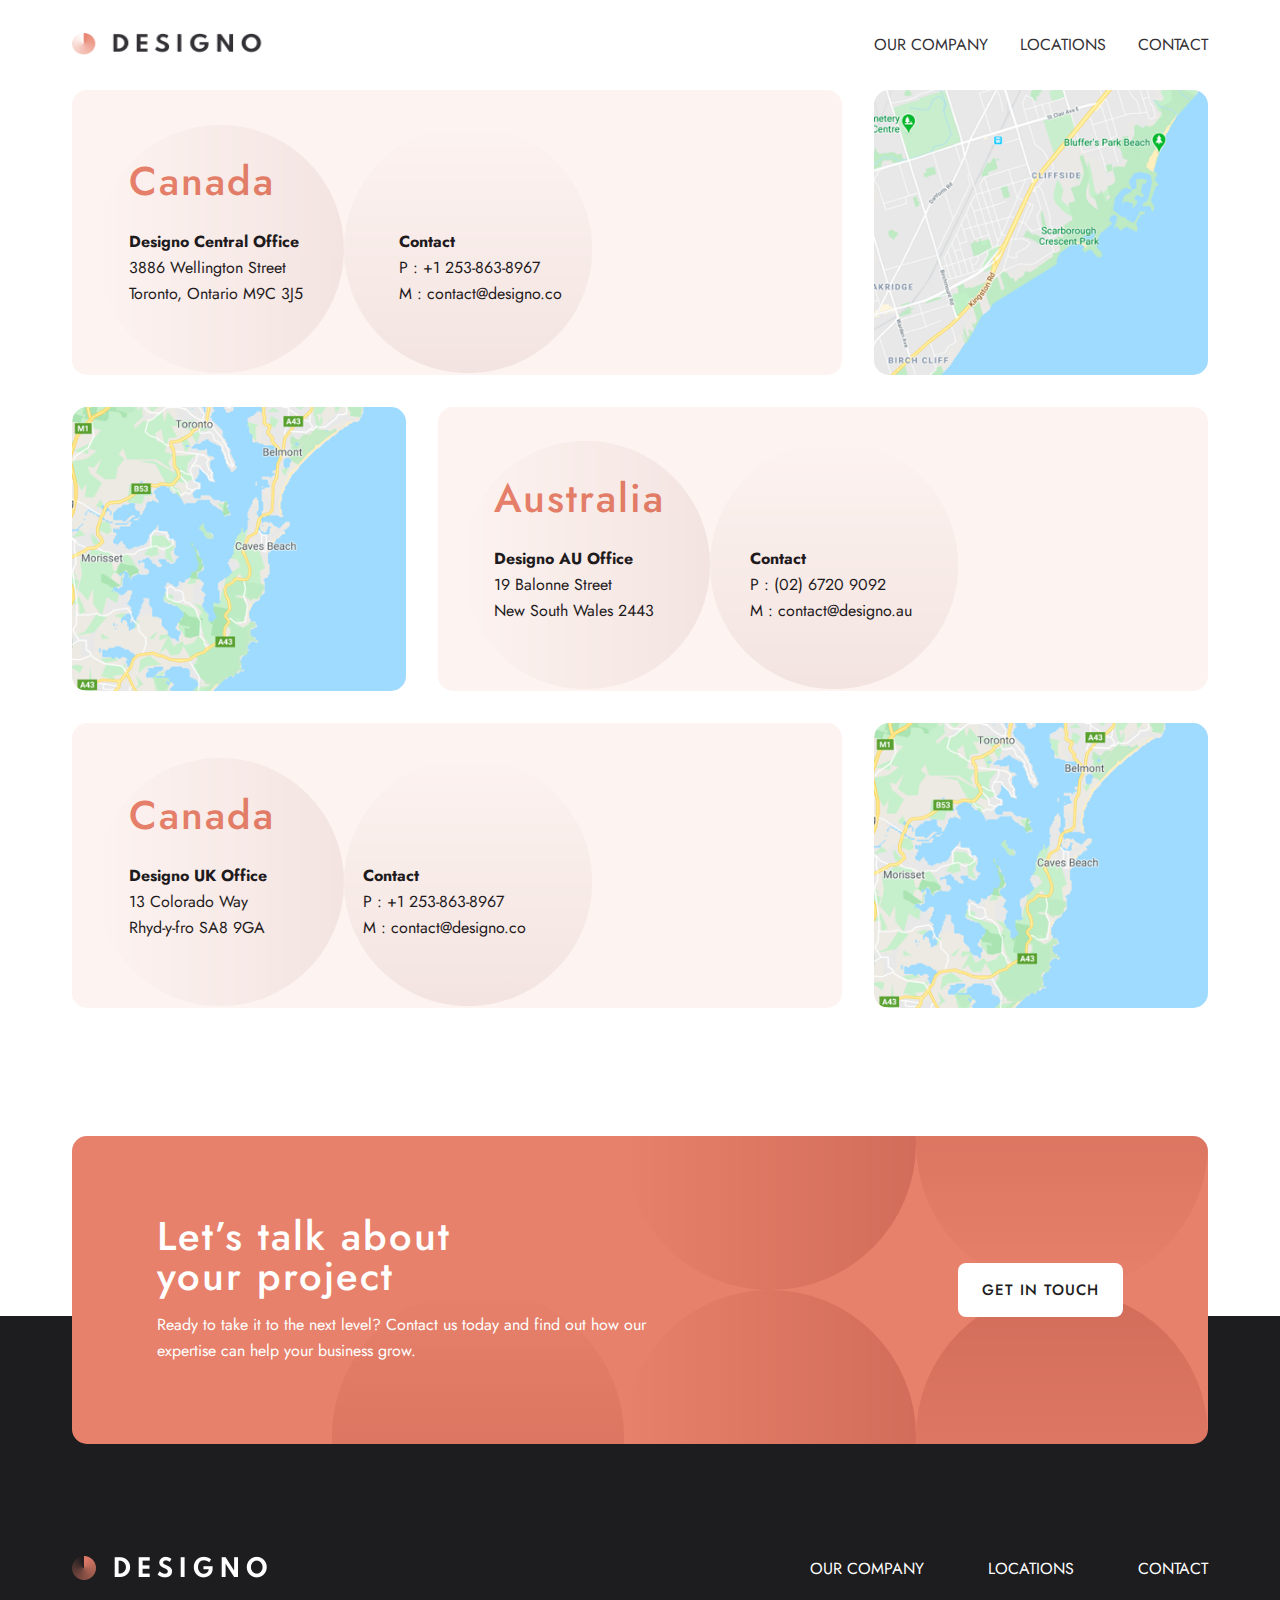
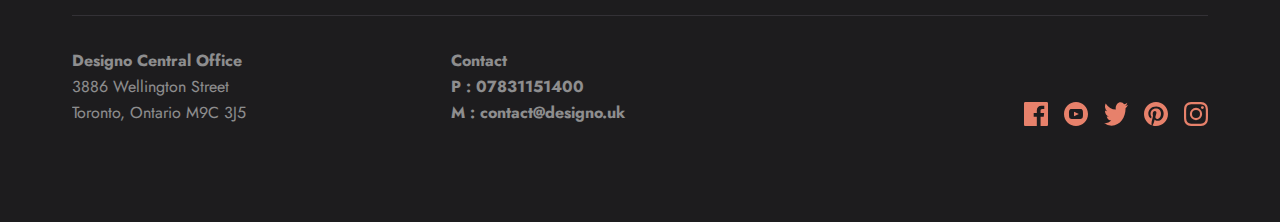
<file: locations.html>
<!DOCTYPE html>
<html lang="en">
	<head>
		<meta charset="UTF-8" />
		<meta name="viewport" content="width=device-width, initial-scale=1.0" />

		<link
			rel="icon"
			type="image/png"
			sizes="32x32"
			href="./assets/favicon-32x32.png"
		/>
		<link rel="preconnect" href="https://fonts.googleapis.com" />
		<link rel="preconnect" href="https://fonts.gstatic.com" crossorigin />
		<link
			href="https://fonts.googleapis.com/css2?family=Jost:ital,wght@0,100..900;1,100..900&display=swap"
			rel="stylesheet"
		/>
		<link rel="stylesheet" href="/css/styles.css" />

		<title>Welcome to Designo</title>
	</head>
	<body>
		<!-- NAVIGATION -->
		<nav class="navbar">
			<div class="navbar-flex container">
				<a href="/"
					><img
						src="/assets/shared/desktop/logo-dark.png"
						class="logo"
						alt="Designo Logo"
				/></a>
				<div class="main-menu-items">
					<ul class="menu-items-list">
						<li><a href="/about.html">Our Company</a></li>
						<li><a href="/locations.html">Locations</a></li>
						<li><a href="/contact.html">Contact</a></li>
					</ul>
				</div>
				<!-- MOBILE MENU -->
				<div class="mobile-menu">
					<!-- HAMBURGER BUTTON -->
					<div class="mobile-menu-toggle">
						<img
							src="/assets/shared/mobile/icon-hamburger.svg"
							alt="menu button"
							class="hamburger"
						/>
						<img
							src="/assets/shared/mobile/icon-close.svg"
							alt="close button"
							class="close hide"
						/>
					</div>
					<!-- OVERLAY BEHIND MOBILE MENU -->
					<div class="mobile-menu-modal"></div>
					<!-- MOBILE MENU ITEMS LIST -->
					<div class="mobile-menu-items">
						<ul class="mobile-menu-list">
							<li><a href="/about.html">Our Company</a></li>
							<li><a href="/locations.html">Locations</a></li>
							<li><a href="/contact.html">Contact</a></li>
						</ul>
					</div>
				</div>
			</div>
		</nav>

		<!-- LOCATIONS GRID -->

		<sections class="locations-page">
			<div class="container">
				<div class="locations-grid">
					<!-- GRID ITEM 1 -->

					<div class="location-container item-1">
						<div class="content">
							<div class="bg-image">
								<picture>
									<source
										media="(max-width: 440px)"
										srcset="/assets/shared/desktop/bg-pattern-three-circles.svg"
									/>
									<img
										src="/assets/shared/desktop/bg-pattern-two-circles.svg"
										alt=""
									/>
								</picture>
							</div>
							<h2>Canada</h2>
							<div class="text-container">
								<div class="address">
									<p>
										<strong>Designo Central Office </strong> <br />3886
										Wellington Street<br />
										Toronto, Ontario M9C 3J5
									</p>
								</div>
								<div class="contacts">
									<p>
										<span> Contact</span><br />
										P : +1 253-863-8967 <br />M : contact@designo.co
									</p>
								</div>
							</div>
						</div>
						<picture>
							<source
								media="(max-width: 768px)"
								srcset="/assets/locations/tablet/image-map-canada.png"
							/>

							<img
								class="map"
								src="/assets/locations/desktop/image-map-canada.png"
								alt=""
							/>
						</picture>
					</div>

					<!-- GRID ITEM 2 -->
					<div class="location-container item-2">
						<div class="content">
							<div class="bg-image">
								<picture>
									<source
										media="(max-width: 440px)"
										srcset="/assets/shared/desktop/bg-pattern-three-circles.svg"
									/>
									<img
										src="/assets/shared/desktop/bg-pattern-two-circles.svg"
										alt=""
									/>
								</picture>
							</div>
							<h2>Australia</h2>
							<div class="text-container">
								<div class="address">
									<p>
										<strong>Designo AU Office </strong> <br />19 Balonne
										Street<br />
										New South Wales 2443
									</p>
								</div>
								<div class="contacts">
									<p>
										<span> Contact</span><br />
										P : (02) 6720 9092 <br />M : contact@designo.au
									</p>
								</div>
							</div>
						</div>

						<picture>
							<source
								media="(max-width: 768px)"
								srcset="/assets/locations/tablet/image-map-australia.png"
							/>

							<img
								class="map"
								src="/assets/locations/desktop/image-map-australia.png"
								alt=""
							/>
						</picture>
					</div>

					<!-- GRID ITEM 3 -->
					<div class="location-container item-3">
						<div class="content">
							<div class="bg-image">
								<picture>
									<source
										media="(max-width: 440px)"
										srcset="/assets/shared/desktop/bg-pattern-three-circles.svg"
									/>
									<img
										src="/assets/shared/desktop/bg-pattern-two-circles.svg"
										alt=""
									/>
								</picture>
							</div>
							<h2>Canada</h2>
							<div class="text-container">
								<div class="address">
									<p>
										<strong>Designo UK Office </strong> <br />13 Colorado Way<br />
										Rhyd-y-fro SA8 9GA
									</p>
								</div>
								<div class="contacts">
									<p>
										<span>Contact</span> <br />

										P : +1 253-863-8967 <br />M : contact@designo.co
									</p>
								</div>
							</div>
						</div>
						<picture>
							<source
								media="(max-width: 768px)"
								srcset="/assets/locations/tablet/image-map-australia.png"
							/>
							<img
								class="map"
								src="/assets/locations/desktop/image-map-australia.png"
								alt=""
							/>
						</picture>
					</div>
				</div>
			</div>
		</sections>

		<!-- CTA -->

		<section class="cta">
			<div class="container">
				<div class="background">
					<div class="content">
						<div class="text">
							<h2>Let’s talk about your project</h2>
							<p>
								Ready to take it to the next level? Contact us today and find
								out how our expertise can help your business grow.
							</p>
						</div>

						<a href="/contact.html"
							><div class="btn-light">Get in Touch</div></a
						>
					</div>
				</div>
			</div>
		</section>

		<!-- Footer -->

		<footer class="footer">
			<div class="container">
				<nav class="footer-nav">
					<img
						class="logo"
						src="/assets/shared/desktop/logo-light.png"
						alt="logo"
					/>
					<div class="divider-1"></div>
					<ul class="footer-nav-menu">
						<a href="/about.html"
							><li class="footer-nav-item">Our Company</li></a
						>
						<a href="/locations.html"
							><li class="footer-nav-item">Locations</li></a
						>
						<a href="/contact.html"><li class="footer-nav-item">Contact</li></a>
					</ul>
				</nav>
				<div class="divider-2"></div>
				<div class="footer-info-container">
					<div class="address">
						<p>
							<strong>Designo Central Office </strong> <br />3886 Wellington
							Street<br />
							Toronto, Ontario M9C 3J5
						</p>
					</div>
					<div class="contact-numbers">
						<p>
							Contact<br />
							<span>P : 07831151400 <br />M : contact@designo.uk </span>
						</p>
					</div>
					<div class="socials">
						<a href="#"
							><img src="/assets/shared/desktop/icon-facebook.svg" alt=""
						/></a>
						<a href="#"
							><img src="/assets/shared/desktop/icon-youtube.svg" alt=""
						/></a>
						<a href="#"
							><img src="/assets/shared/desktop/icon-twitter.svg" alt=""
						/></a>
						<a href="#"
							><img src="/assets/shared/desktop/icon-pinterest.svg" alt=""
						/></a>
						<a href="#"
							><img src="/assets/shared/desktop/icon-instagram.svg" alt=""
						/></a>
					</div>
				</div>
			</div>
		</footer>

		<script src="js/script.js "></script>
	</body>
</html>
</file>
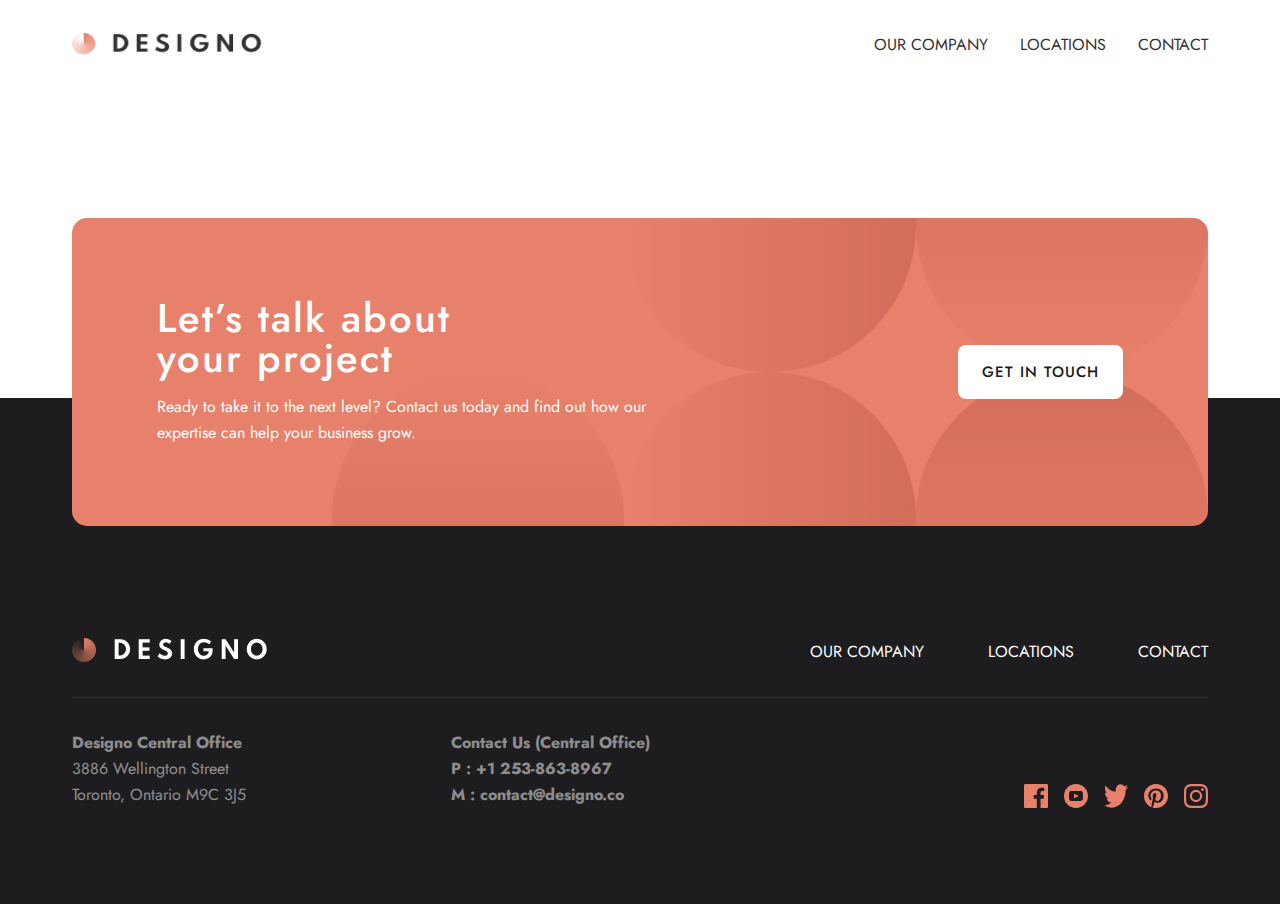
<file: template.html>
<!DOCTYPE html>
<html lang="en">
	<head>
		<meta charset="UTF-8" />
		<meta name="viewport" content="width=device-width, initial-scale=1.0" />

		<link
			rel="icon"
			type="image/png"
			sizes="32x32"
			href="./assets/favicon-32x32.png"
		/>
		<link rel="preconnect" href="https://fonts.googleapis.com" />
		<link rel="preconnect" href="https://fonts.gstatic.com" crossorigin />
		<link
			href="https://fonts.googleapis.com/css2?family=Jost:ital,wght@0,100..900;1,100..900&display=swap"
			rel="stylesheet"
		/>
		<link rel="stylesheet" href="/css/styles.css" />

		<title>Welcome to Designo</title>
	</head>
	<body>
		<!-- NAVIGATION -->
		<nav class="navbar">
			<div class="navbar-flex container">
				<a href="/"
					><img
						src="/assets/shared/desktop/logo-dark.png"
						class="logo"
						alt="Designo Logo"
				/></a>
				<div class="main-menu-items">
					<ul class="menu-items-list">
						<li><a href="/about.html">Our Company</a></li>
						<li><a href="/locations.html">Locations</a></li>
						<li><a href="/contact.html">Contact</a></li>
					</ul>
				</div>
				<!-- MOBILE MENU -->
				<div class="mobile-menu">
					<!-- HAMBURGER BUTTON -->
					<div class="mobile-menu-toggle">
						<img
							src="/assets/shared/mobile/icon-hamburger.svg"
							alt="menu button"
							class="hamburger"
						/>
						<img
							src="/assets/shared/mobile/icon-close.svg"
							alt="close button"
							class="close hide"
						/>
					</div>
					<!-- OVERLAY BEHIND MOBILE MENU -->
					<div class="mobile-menu-modal"></div>
					<!-- MOBILE MENU ITEMS LIST -->
					<div class="mobile-menu-items">
						<ul class="mobile-menu-list">
							<li><a href="/about.html">Our Company</a></li>
							<li><a href="/locations.html">Locations</a></li>
							<li><a href="/contact.html">Contact</a></li>
						</ul>
					</div>
				</div>
			</div>
		</nav>

		<!-- CTA -->

		<section class="cta">
			<div class="container">
				<div class="background">
					<div class="content">
						<div class="text">
							<h2>Let’s talk about your project</h2>
							<p>
								Ready to take it to the next level? Contact us today and find
								out how our expertise can help your business grow.
							</p>
						</div>

						<a href="#"><div class="btn-light">Get in Touch</div></a>
					</div>
				</div>
			</div>
		</section>

		<!-- Footer -->

		<footer class="footer">
			<div class="container">
				<nav class="footer-nav">
					<img
						class="logo"
						src="/assets/shared/desktop/logo-light.png"
						alt="logo"
					/>
					<div class="divider-1"></div>
					<ul class="footer-nav-menu">
						<a href="/about.html"
							><li class="footer-nav-item">Our Company</li></a
						>
						<a href="/locations.html"
							><li class="footer-nav-item">Locations</li></a
						>
						<a href="/contact.html"><li class="footer-nav-item">Contact</li></a>
					</ul>
				</nav>
				<div class="divider-2"></div>
				<div class="footer-info-container">
					<div class="address">
						<p>
							<strong>Designo Central Office </strong> <br />3886 Wellington
							Street<br />
							Toronto, Ontario M9C 3J5
						</p>
					</div>
					<div class="contact-numbers">
						<p>
							Contact Us (Central Office)<br />
							<span>P : +1 253-863-8967 <br />M : contact@designo.co </span>
						</p>
					</div>
					<div class="socials">
						<a href="#"
							><img src="/assets/shared/desktop/icon-facebook.svg" alt=""
						/></a>
						<a href="#"
							><img src="/assets/shared/desktop/icon-youtube.svg" alt=""
						/></a>
						<a href="#"
							><img src="/assets/shared/desktop/icon-twitter.svg" alt=""
						/></a>
						<a href="#"
							><img src="/assets/shared/desktop/icon-pinterest.svg" alt=""
						/></a>
						<a href="#"
							><img src="/assets/shared/desktop/icon-instagram.svg" alt=""
						/></a>
					</div>
				</div>
			</div>
		</footer>

		<script src="js/script.js "></script>
	</body>
</html>
</file>
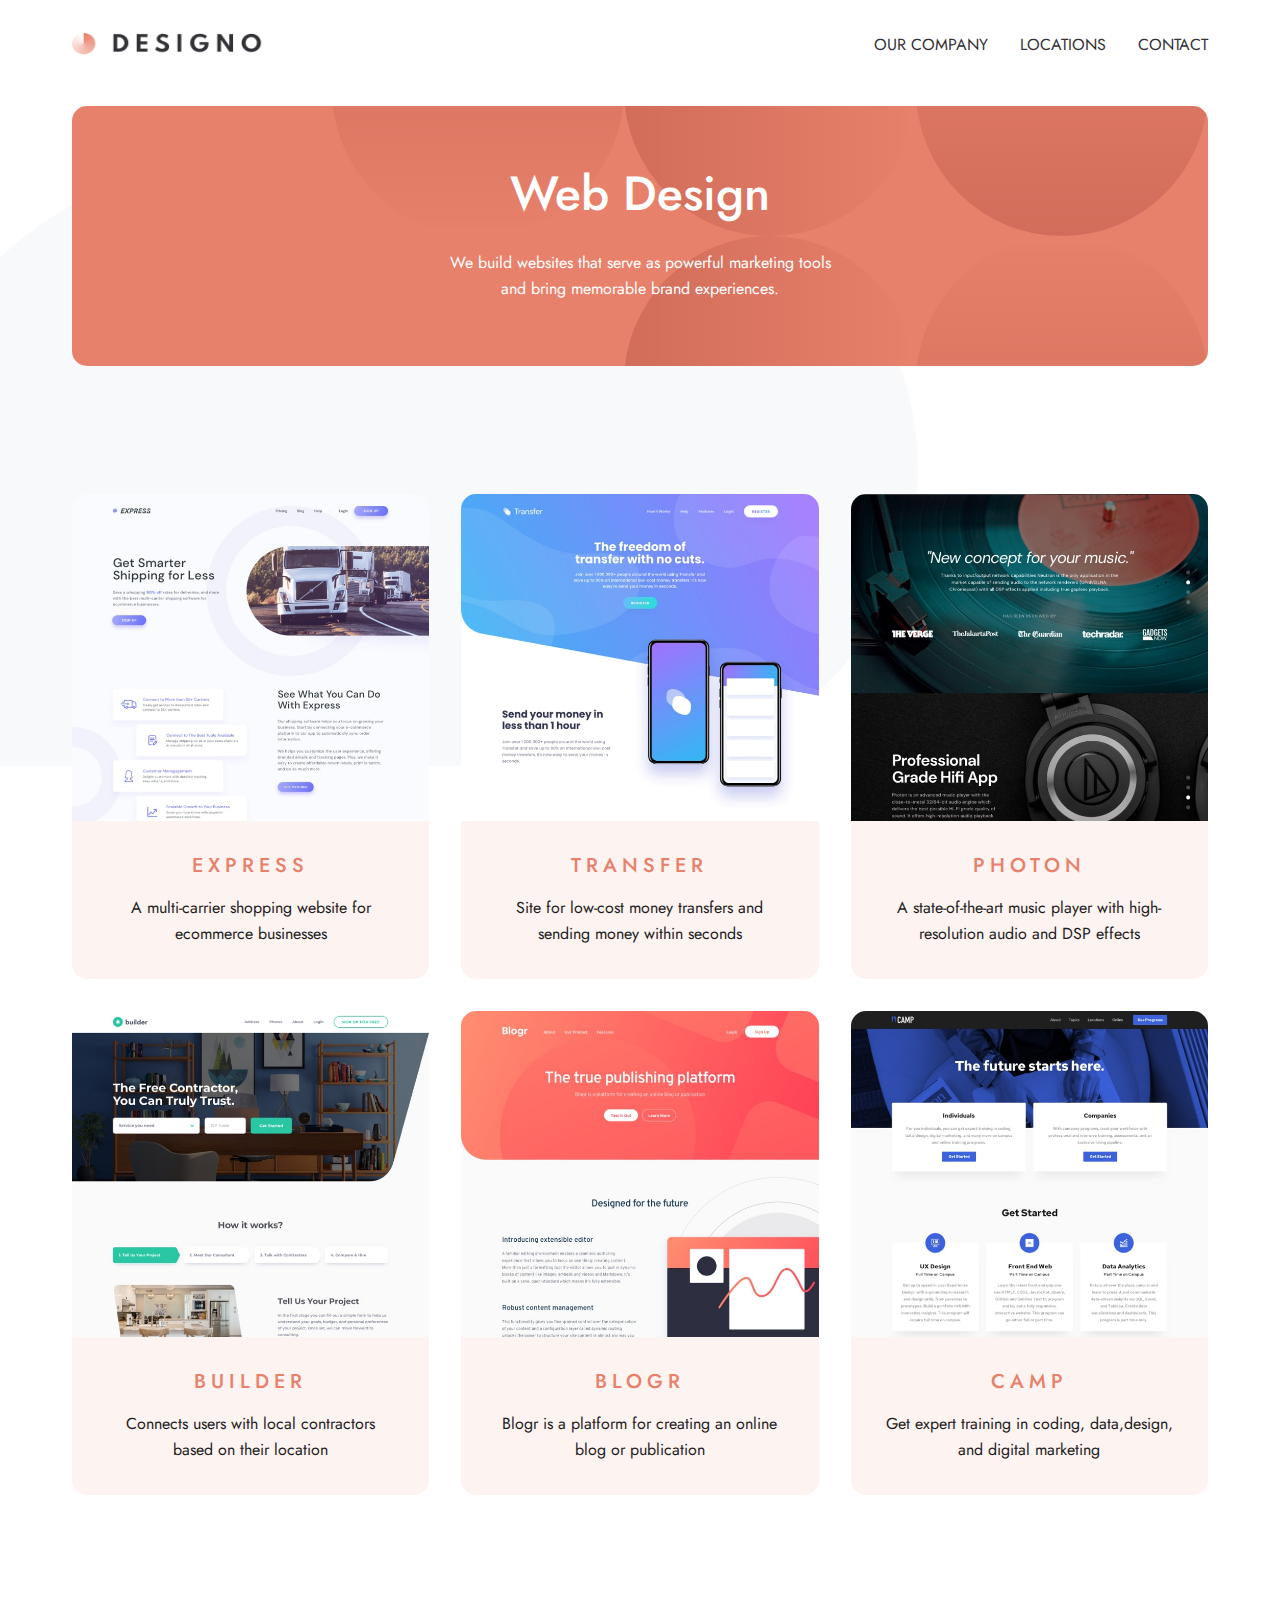
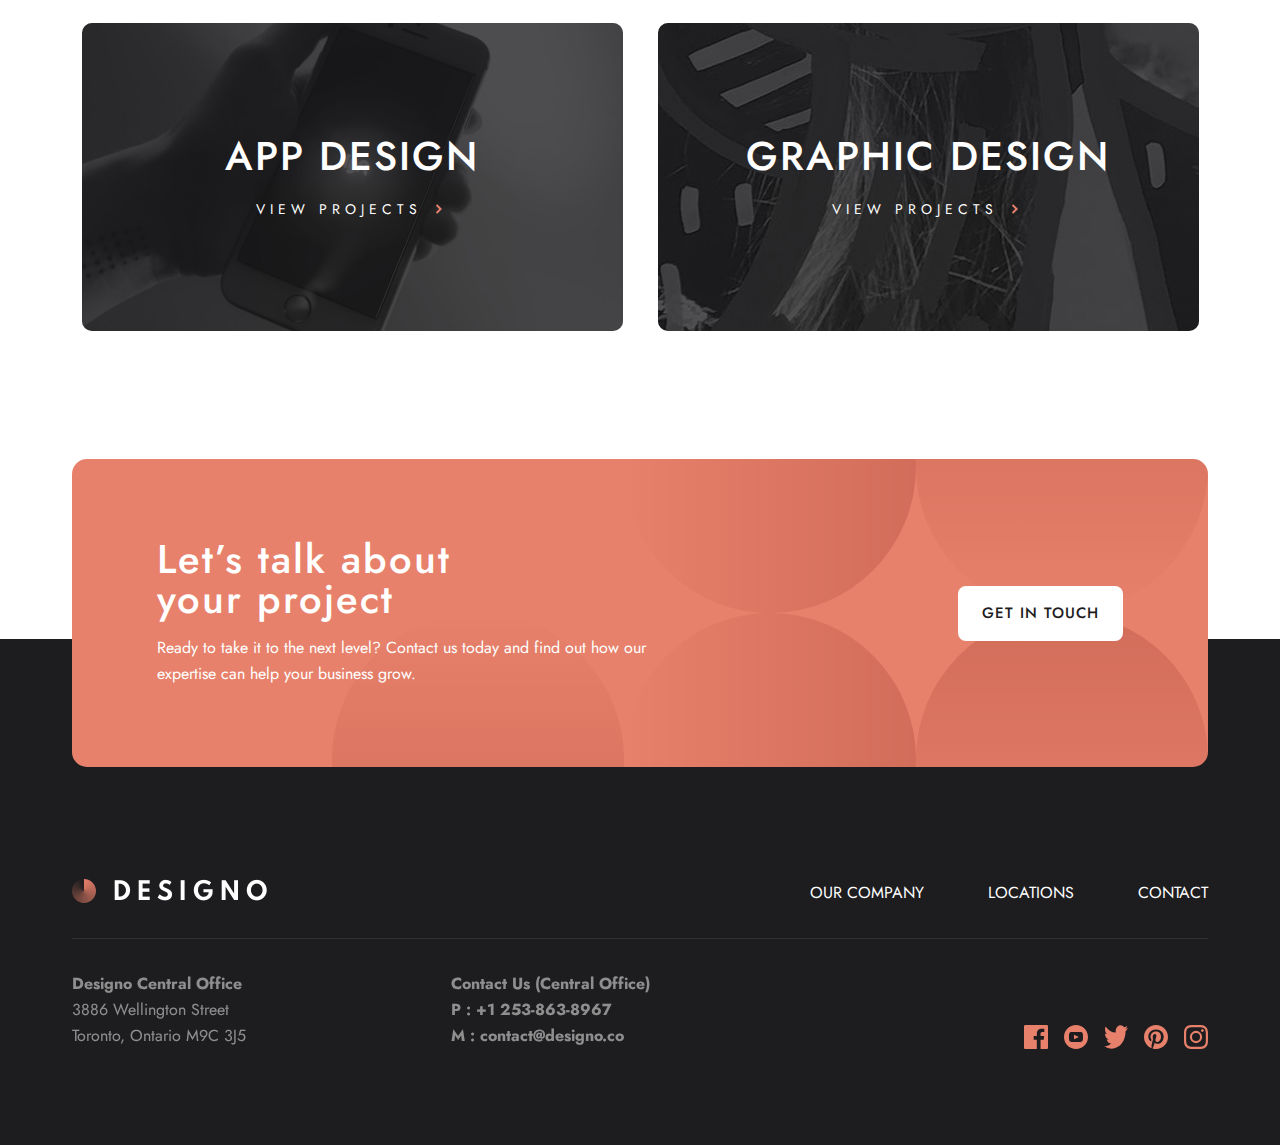
<file: web-design.html>
<!DOCTYPE html>
<html lang="en">
	<head>
		<meta charset="UTF-8" />
		<meta name="viewport" content="width=device-width, initial-scale=1.0" />

		<link
			rel="icon"
			type="image/png"
			sizes="32x32"
			href="./assets/favicon-32x32.png"
		/>
		<link rel="preconnect" href="https://fonts.googleapis.com" />
		<link rel="preconnect" href="https://fonts.gstatic.com" crossorigin />
		<link
			href="https://fonts.googleapis.com/css2?family=Jost:ital,wght@0,100..900;1,100..900&display=swap"
			rel="stylesheet"
		/>
		<link rel="stylesheet" href="/css/styles.css" />

		<title>Welcome to Designo</title>
	</head>
	<body>
		<!-- NAVIGATION -->
		<nav class="navbar">
			<div class="navbar-flex container">
				<a href="/"
					><img
						src="/assets/shared/desktop/logo-dark.png"
						class="logo"
						alt="Designo Logo"
				/></a>
				<div class="main-menu-items">
					<ul class="menu-items-list">
						<li><a href="/about.html">Our Company</a></li>
						<li><a href="/locations.html">Locations</a></li>
						<li><a href="/contact.html">Contact</a></li>
					</ul>
				</div>
				<!-- MOBILE MENU -->
				<div class="mobile-menu">
					<!-- HAMBURGER BUTTON -->
					<div class="mobile-menu-toggle">
						<img
							src="/assets/shared/mobile/icon-hamburger.svg"
							alt="menu button"
							class="hamburger"
						/>
						<img
							src="/assets/shared/mobile/icon-close.svg"
							alt="close button"
							class="close hide"
						/>
					</div>
					<!-- OVERLAY BEHIND MOBILE MENU -->
					<div class="mobile-menu-modal"></div>
					<!-- MOBILE MENU ITEMS LIST -->
					<div class="mobile-menu-items">
						<ul class="mobile-menu-list">
							<a href="/about.html"
								><li class="footer-nav-item">Our Company</li></a
							>
							<a href="/locations.html"
								><li class="footer-nav-item">Locations</li></a
							>
							<a href="/contact.html"
								><li class="footer-nav-item">Contact</li></a
							>
						</ul>
					</div>
				</div>
			</div>
		</nav>

		<!-- PAGES HEADER -->
		<section class="header">
			<div class="container">
				<div class="bg-leaf">
					<img src="/assets/shared/desktop/bg-pattern-leaf.svg" alt="" />
				</div>
				<div class="header-background-web header-flex">
					<div class="header-content">
						<h1>Web Design</h1>
						<p>
							We build websites that serve as powerful marketing tools and bring
							memorable brand experiences.
						</p>
					</div>
				</div>
			</div>
		</section>

		<!-- PROJECTS SECTION -->

		<section class="projects">
			<div class="container">
				<div class="projects-grid">
					<!-- CARD 1 -->
					<div class="card">
						<div class="image">
							<img src="/assets/web-design/desktop/image-express.jpg" alt="" />
						</div>
						<div class="content">
							<h3>EXPRESS</h3>
							<p>A multi-carrier shopping website for ecommerce businesses</p>
						</div>
					</div>

					<!-- CARD 2 -->
					<div class="card">
						<div class="image">
							<img src="/assets/web-design/desktop/image-transfer.jpg" alt="" />
						</div>
						<div class="content">
							<h3>TRANSFER</h3>
							<p>
								Site for low-cost money transfers and sending money within
								seconds
							</p>
						</div>
					</div>

					<!-- CARD 3 -->
					<div class="card">
						<div class="image">
							<img src="/assets/web-design/desktop/image-photon.jpg" alt="" />
						</div>
						<div class="content">
							<h3>PHOTON</h3>
							<p>
								A state-of-the-art music player with high-resolution audio and
								DSP effects
							</p>
						</div>
					</div>

					<!-- CARD 4 -->
					<div class="card">
						<div class="image">
							<img src="/assets/web-design/desktop/image-builder.jpg" alt="" />
						</div>
						<div class="content">
							<h3>BUILDER</h3>
							<p>
								Connects users with local contractors based on their location
							</p>
						</div>
					</div>

					<!-- CARD 5 -->
					<div class="card">
						<div class="image">
							<img src="/assets/web-design/desktop/image-blogr.jpg" alt="" />
						</div>
						<div class="content">
							<h3>BLOGR</h3>
							<p>
								Blogr is a platform for creating an online blog or publication
							</p>
						</div>
					</div>

					<!-- CARD 6 -->
					<div class="card">
						<div class="image">
							<img src="/assets/web-design/desktop/image-camp.jpg" alt="" />
						</div>
						<div class="content">
							<h3>CAMP</h3>
							<p>
								Get expert training in coding, data,design, and digital
								marketing
							</p>
						</div>
					</div>
				</div>
			</div>
		</section>

		<!-- SERVICES SECTION -->

		<section class="services">
			<div class="container">
				<div class="pages-grid">
					<div class="grid-item item1">
						<a href="/app-design.html">
							<picture>
								<source
									media="(max-width: 480px)"
									srcset="/assets/home/mobile/image-app-design.jpg"
								/>
								<source
									media="(max-width: 768px)"
									srcset="/assets/home/tablet/image-app-design.jpg"
								/>

								<img
									class="bg-image"
									src="/assets/home/desktop/image-app-design.jpg"
									alt=""
								/>
							</picture>
							<div class="grid-item-content">
								<h2>App Design</h2>
								<p>
									view projects
									<span>
										<img
											src="/assets/shared/desktop/icon-right-arrow.svg"
											alt=""
									/></span>
								</p>
							</div>
						</a>
					</div>

					<div class="grid-item item2">
						<a href="/graphic-design.html">
							<picture>
								<source
									media="(max-width: 480px)"
									srcset="/assets/home/mobile/image-graphic-design.jpg"
								/>
								<source
									media="(max-width: 768px)"
									srcset="/assets/home/tablet/image-graphic-design.jpg"
								/>

								<img
									class="bg-image"
									src="/assets/home/desktop/image-graphic-design.jpg"
									alt=""
								/>
							</picture>
							<div class="grid-item-content">
								<h2>Graphic Design</h2>
								<p>
									view projects
									<span>
										<img
											src="/assets/shared/desktop/icon-right-arrow.svg"
											alt=""
									/></span>
								</p>
							</div>
						</a>
					</div>
				</div>
			</div>
		</section>

		<!-- CTA -->

		<section class="cta">
			<div class="container">
				<div class="background">
					<div class="content">
						<div class="text">
							<h2>Let’s talk about your project</h2>
							<p>
								Ready to take it to the next level? Contact us today and find
								out how our expertise can help your business grow.
							</p>
						</div>

						<a href="/contact.html"
							><div class="btn-light">Get in Touch</div></a
						>
					</div>
				</div>
			</div>
		</section>

		<!-- Footer -->

		<footer class="footer">
			<div class="container">
				<nav class="footer-nav">
					<img
						class="logo"
						src="/assets/shared/desktop/logo-light.png"
						alt="logo"
					/>
					<div class="divider-1"></div>
					<ul class="footer-nav-menu">
						<a href="/about.html"
							><li class="footer-nav-item">Our Company</li></a
						>
						<a href="/locations.html"
							><li class="footer-nav-item">Locations</li></a
						>
						<a href="/contact.html"><li class="footer-nav-item">Contact</li></a>
					</ul>
				</nav>
				<div class="divider-2"></div>
				<div class="footer-info-container">
					<div class="address">
						<p>
							<strong>Designo Central Office </strong> <br />3886 Wellington
							Street<br />
							Toronto, Ontario M9C 3J5
						</p>
					</div>
					<div class="contact-numbers">
						<p>
							Contact Us (Central Office)<br />
							<span>P : +1 253-863-8967 <br />M : contact@designo.co </span>
						</p>
					</div>
					<div class="socials">
						<a href="#"
							><img src="/assets/shared/desktop/icon-facebook.svg" alt=""
						/></a>
						<a href="#"
							><img src="/assets/shared/desktop/icon-youtube.svg" alt=""
						/></a>
						<a href="#"
							><img src="/assets/shared/desktop/icon-twitter.svg" alt=""
						/></a>
						<a href="#"
							><img src="/assets/shared/desktop/icon-pinterest.svg" alt=""
						/></a>
						<a href="#"
							><img src="/assets/shared/desktop/icon-instagram.svg" alt=""
						/></a>
					</div>
				</div>
			</div>
		</footer>

		<script src="js/script.js "></script>
	</body>
</html>
</file>
<file: css/styles.css>
/*---
Josh's Custom CSS Reset
https://www.joshwcomeau.com/css/custom-css-reset/
---*/

*,
*::before,
*::after {
	box-sizing: border-box;
}
* {
	margin: 0;
}
body {
	line-height: 1.5;
	-webkit-font-smoothing: antialiased;
}
img,
picture,
video,
canvas,
svg {
	max-width: 100%;
	display: block;
	color: inherit;
}
input,
button,
textarea,
select {
	font: inherit;
}
p,
h1,
h2,
h3,
h4,
h5,
h6 {
	overflow-wrap: break-word;
}

/* -------------

BASE STYLES

--------------*/

:root {
	/*  Colors */

	--primary-color: #e7816b;
	--primary-light: #ffad9b;
	--primary-lightest: #fdf3f0;
	--black: #1d1c1e;
	--grey: #333136;
	--grey-light: #f1f3f5;
	--white: #ffffff;

	/* Typography */
	--primary-font: 'Jost', sans-serif;
}

html,
body {
	font-family: var(--primary-font);
	scroll-behavior: smooth;
	text-decoration: none;
	color: var(--black);
	overflow-x: hidden;
}

a {
	text-decoration: none;
	font-family: var(--primary-font);
	color: inherit;
}

ul {
	list-style: none;
	padding-inline-start: 3 0px;
}

img {
	max-width: 100%;
}

h1 {
	font-weight: 500;
	line-height: 48px;
	font-size: 48px;
}

h2 {
	font-weight: 500;
	font-size: 40px;
	line-height: 48px;
	letter-spacing: 2px;
}

h3 {
	font-weight: 500;
	font-size: 20px;
	line-height: 26px;
	letter-spacing: 5px;
}

p,
li {
	font-weight: 400px;
	font-size: 16px;
	line-height: 26px;
}

/*---------------

UTILITIES

----------------*/

/* @TODO - BUTTONS & FORM ELEMENTS */

.container {
	max-width: 1200px;
	margin: 0 auto;
	padding: 0 2rem;
}

.hide {
	display: none;
}

.show {
	display: block;
}

.btn-light {
	background-color: var(--white);
	padding: 1rem 1.5rem;
	text-transform: uppercase;
	max-width: fit-content;
	font-weight: 500;
	letter-spacing: 1px;
	border-radius: 8px;
	font-size: 15px;
	color: var(--black);
	cursor: pointer;
	height: fit-content;
}

.btn-light:hover {
	background-color: var(--primary-light);
	color: var(--white);
	transition: all 0.1s ease;
}

.btn-dark {
	background-color: var(--primary-color);
	padding: 1rem 1.5rem;
	text-transform: uppercase;
	max-width: fit-content;
	font-weight: 500;
	letter-spacing: 1px;
	border-radius: 8px;
	font-size: 15px;
	color: var(--white);
	cursor: pointer;
	height: fit-content;
}

.btn-dark:hover {
	background-color: var(--primary-light);
	transition: all 0.1s ease;
}

/* CARDS */

.lg-card {
	position: relative;
	display: flex;
	border-radius: 15px;
	overflow: hidden;
	background-color: var(--primary-lightest);
}

.lg-card img {
	width: 100%;
}

.lg-card .content {
	width: 70%;
	padding: 0 6rem;
	display: flex;
	flex-direction: column;
	justify-content: center;
	gap: 1.5rem;
}

.lg-card .content h2 {
	color: var(--primary-color);
}

.lg-card .content p {
	max-width: 46ch;
}

.lg-card picture {
	z-index: 3;
}

.lg-card .bg-image {
	position: absolute;
	bottom: -50px;
	left: 250px;
	opacity: 0.15;
	z-index: 2;
}

.lg-card .bg-image {
	left: -20px;
	bottom: -30px;
	transform: scale(0.8);
}

/*---------------

NAVIGATION

-----------------*/

.navbar {
	color: var(--white);
	padding: 2rem 0rem;
	position: relative;
}

.navbar-flex {
	display: flex;
	justify-content: space-between;
	align-items: center;
}

.navbar .logo {
	width: 196px;
	height: 24px;
}

.navbar .menu-items-list {
	display: flex;
	gap: 2rem;
	text-transform: uppercase;
}

.navbar a {
	color: var(--grey);
}

.navbar a:hover {
	text-decoration: underline;
	text-underline-offset: 2px;
	text-decoration-thickness: 0.5px;
	cursor: pointer;
}

/* Mobile Nav */

.mobile-menu {
	display: none;
}

.navbar .mobile-menu-toggle {
	cursor: pointer;
}

.navbar .mobile-menu-items {
	position: absolute;
	top: 100%;
	left: 0;
	width: 100%;
	background: var(--black);
	opacity: 0.99;
	box-shadow: 0 2px 5px rgba(0, 0, 0, 0.1);
	border-top: 1px solid rgba(255, 255, 255 0.1);
	padding: 2.5rem 0;
	transform: translateX(-100%);
	transition: transform 0.3s ease;
	z-index: 20;
}

.navbar .mobile-menu-modal {
	opacity: 0;
	position: absolute;
	top: 100%;
	left: 0;
	transform: translateX(-100%);
	height: 100vh;
	width: 100%;
	background-color: rgba(0, 0, 0, 0.4);
	z-index: 10;
}

.navbar .mobile-menu-items.active {
	transform: translateX(0%);
}

.navbar .mobile-menu-modal.active {
	opacity: 1;
	transition: opacity 0.3s ease;
	transition-delay: 0.15s;
	transform: translateX(0);
}

.navbar .mobile-menu-list {
	display: flex;
	flex-direction: column;
	gap: 1.5rem;
	font-size: 24px;
}

.navbar .mobile-menu-list a {
	color: white;
	text-transform: uppercase;
	line-height: 25px;
	letter-spacing: 2px;
}

.navbar .mobile-menu-list a:hover {
	text-decoration: none;
}

/*----------------

HERO

------------------ */

.hero {
	margin: 1rem 0;
}

.hero .container {
	position: relative;
}

.hero .bg-leaf {
	position: absolute;
	height: 594px;
	width: 1006px;
	z-index: -10;
	bottom: -15rem;
	left: -8rem;
}

.hero .hero-background {
	background-image: url(../assets/home/desktop/bg-pattern-hero-home.svg);
	background-repeat: no-repeat;
	background-position: right;
	background-color: var(--primary-color);
	border-radius: 15px;
	max-height: 640px;
	overflow-y: hidden;
}

.hero .hero-flex {
	display: flex;
	align-items: center;
	justify-content: space-between;
}

.hero-content {
	display: flex;
	flex-direction: column;
	width: 50%;
	gap: 2.5rem;
	margin-left: 5rem;
	color: var(--white);
}

.hero .hero-content p {
	max-width: 45ch;
}

.hero-image {
	padding-top: 18rem;
}

/*----------------

SERVICES

------------------ */

.services {
	margin-top: 8rem;
}

.grid {
	display: grid;
	grid-template-columns: 1fr 1fr;
	grid-template-rows: 1fr 1fr;
	gap: 1rem;
}

.grid-item {
	position: relative;
	text-align: center;
	justify-self: center;
	align-self: center;
	background-color: var(--black);
	border-radius: 10px;
	overflow: hidden;
}

.grid-item:hover {
	background-color: var(--primary-color);
	transition: all 0.1s ease;
}

.grid-item:hover .bg-image {
	opacity: 0.2;
	filter: brightness(40%);
	transition: all 0.1s ease;
}

.grid-item .bg-image {
	display: block;
	object-fit: cover;
	opacity: 0.4;
	filter: brightness(65%);
}

.grid-item-content {
	position: absolute;
	top: 50%;
	transform: translate(-50%, -50%);
	left: 50%;
	color: white;
	width: 90%;
	display: flex;
	flex-direction: column;
	gap: 1rem;
	text-transform: uppercase;
}

.grid-item-content p {
	letter-spacing: 5px;
	font-size: 14px;
}

.grid-item span {
	color: var(--primary-color);
}

.grid-item span img {
	display: inline;
	margin: 0 5px;
}

.grid .item1 {
	grid-column: 1/2;
	grid-row: 1/3;
}

.grid .item2 {
	grid-column: 2/3;
	grid-row: 1/2;
}

.grid .item3 {
	grid-column: 2/3;
	grid-row: 2/3;
}

/*----------------

ATTRIBUTES SECTION 

------------------ */

.attributes {
	margin-top: 8rem;
}

.attributes .container {
	position: relative;
}

.attributes .flex-container {
	display: flex;
	justify-content: space-between;
}

.attributes .item-container {
	display: grid;
	grid-template-columns: 1fr;
	text-align: center;
	justify-content: center;
	justify-items: center;
	align-content: center;
	gap: 2rem;
	padding: 2rem;
}

.attributes .img-container {
	background-image: url(/assets/shared/desktop/bg-pattern-small-circle.svg);
	background-repeat: no-repeat;
	height: 202px;
	width: 202px;
	position: relative;
}

.attributes .item-container .box2 {
	transform: rotate(270deg);
}

.attributes .item-container .box2 img {
	transform: rotate(-270deg);
}
.attributes .item-container .box3 {
	transform: rotate(90deg);
}

.attributes .item-container .box3 img {
	transform: rotate(-90deg);
}

.attributes .item-container .content {
	display: flex;
	flex-direction: column;
	justify-content: center;
	gap: 1rem;
}

.attributes .item-container h3 {
	font-size: 20px;
	line-height: 26px;
	letter-spacing: 5px;
	text-transform: uppercase;
}

.attributes .bg-leaf {
	position: absolute;
	height: 594px;
	width: 1006px;
	z-index: -10;
	bottom: -20rem;
	right: -8rem;
	transform: rotate(180deg);
}

/*----------------

CTA SECTION 

------------------ */

.cta {
	margin-top: 8rem;
	margin-bottom: -8rem;
}

.cta .background {
	background-image: url(/assets/shared/desktop/bg-pattern-call-to-action.svg);
	background-repeat: no-repeat;
	background-position: right;
	background-color: var(--primary-color);
	color: white;
	position: relative;
	padding: 5rem 0;
	overflow: hidden;
	display: flex;
	align-items: center;
	justify-content: center;
	border-radius: 15px;
}

.cta .content {
	display: flex;
	align-items: center;
	width: 85%;
	justify-content: space-between;
	text-align: left;
	z-index: 10;
}

.cta .content h2 {
	max-width: 15ch;
	line-height: 40px;
	margin-bottom: 1rem;
}

.cta .content p {
	max-width: 65%;
}

.cta .content .btn-light {
	margin-left: 1rem;
	min-width: 164px;
}

/* -------------

FOOTER SECTION

------------------*/

.footer {
	background-color: var(--black);
	color: var(--white);
	padding: 15rem 0 6rem 0;
}

.footer-nav {
	display: flex;
	justify-content: space-between;
	align-items: center;
}

.footer-nav .logo {
	height: 27px;
}

.footer-nav-menu {
	display: flex;
	gap: 4rem;
	text-transform: uppercase;
	font-size: 14px;
}

.footer .footer-nav-menu a:hover {
	text-decoration: underline;
	text-underline-offset: 2px;
	text-decoration-thickness: 0.5px;
	cursor: pointer;
}

.footer .divider-2 {
	border-bottom: 1px solid var(--grey);
	width: 100%;
	margin: 2rem auto;
}

.footer-info-container {
	display: grid;
	grid-template-columns: 1fr 1fr 1fr;
}

.footer .address {
	grid-column: 1/1;
	opacity: 0.5;
}

.footer .contact-numbers {
	grid-column: 2/2;
	font-weight: 700;
	opacity: 0.5;
}

.footer .socials {
	grid-column: 3/3;
	display: flex;
	justify-content: right;
	gap: 1rem;
	align-items: flex-end;
}

.footer .socials a:hover {
	cursor: pointer;
	filter: contrast(56%) brightness(150%);
}

.footer .socials img {
	width: 24px;
	height: 24px;
}

/*----------------

PAGES HEADER

------------------ */

.header {
	margin: 1rem 0;
}

.header .container {
	position: relative;
}

.header .bg-leaf {
	position: absolute;
	height: 594px;
	width: 1006px;
	z-index: -10;
	bottom: -25rem;
	left: -8rem;
}

.header .header-background-web {
	background-image: url(../assets/web-design/desktop/bg-pattern-intro-web.svg);
	background-repeat: no-repeat;
	background-position: right;
	background-color: var(--primary-color);
	border-radius: 15px;
}
.header .header-background-app {
	background-image: url(../assets/app-design/desktop/bg-pattern-intro-app.svg);
	background-repeat: no-repeat;
	background-position: left;
	background-color: var(--primary-color);
	border-radius: 15px;
}
.header .header-background-graphic {
	background-image: url(../assets/graphic-design/desktop/bg-pattern-intro-graphic.svg);
	background-repeat: no-repeat;
	background-position: left;
	background-color: var(--primary-color);
	border-radius: 15px;
}

.header .header-flex {
	display: flex;
	align-items: center;
	justify-content: center;
	padding: 4rem 0;
	text-align: center;
}

.header-content {
	display: flex;
	gap: 2rem;
	padding: 0 2rem;
	flex-direction: column;
	color: var(--white);
}

.header .header-content p {
	max-width: 40ch;
}

/*----------------

PAGES-SERVICES

------------------ */

.pages-grid {
	display: grid;
	grid-template-columns: 1fr 1fr;
	gap: 1rem;
}

/*----------------

PROJECTS

------------------ */

.projects-grid {
	display: grid;
	grid-template-columns: 1fr 1fr 1fr;
	gap: 2rem;
	margin-top: 8rem;
}

.projects .card .image {
	overflow: hidden;
	border-radius: 15px 15px 0 0;
}

.projects .card .image img {
	object-fit: cover;
	transition: all 0.2s ease;
}

.projects .card .content {
	background-color: var(--primary-lightest);
	padding: 2rem;
	text-align: center;
	display: flex;
	flex-direction: column;
	gap: 1rem;
	border-radius: 0px 0px 15px 15px;
}

.projects .card .content h3 {
	color: var(--primary-color);
}

.projects .card:hover {
	cursor: pointer;
}

.projects .card:hover .image img {
	transform: scale(1.05);
	filter: brightness(95%);
}

.projects .card:hover .content,
.projects .card:hover .content h3 {
	color: var(--white);
	background-color: var(--primary-color);
	transition: background-color 0.2s ease;
	transition: color 0.1s ease;
}

/*----------------

ABOUT HEADER

------------------ */

.about-header .card .background {
	display: flex;
	background-image: url(/assets/about/desktop/bg-pattern-hero-about-desktop.svg);
	background-repeat: no-repeat;
	background-color: var(--primary-color);
	background-size: contain;
	background-position: 200px 0px;
	color: var(--white);
	border-radius: 15px;
	overflow: hidden;
}

.about-header .card .content {
	display: flex;
	width: 100%;
	flex-direction: column;
	justify-content: center;
	text-align: left;
	gap: 2rem;
	padding: 0 6rem;
}

.about-header .card .image {
	width: 75%;
}

.about-header .card img {
	object-fit: cover;
	width: 100%;
}

/*----------------

ABOUT CARDS

------------------ */

.talent {
	margin-top: 12rem;
}

.real-deal {
	margin-top: 12rem;
}

.real-deal .lg-card {
	flex-direction: row-reverse;
}

.locations .item-container .content {
	gap: 2rem;
}

.locations .item-container .content .btn-dark {
	margin: 0 auto;
}

.locations .bg-leaf {
	transform: rotate(180deg);
	width: 1000px;
	right: -15rem;
	bottom: -25rem;
}

/*----------------

LOCATIONS PAGE

------------------ */

.locations-page .locations-grid .bg-image {
	position: absolute;
	bottom: -20px;
	left: -20px;
	opacity: 0.2;
	transform: scale(0.85);
}

.locations-page .location-container {
	display: flex;
	gap: 2rem;
	margin-bottom: 2rem;
	overflow: hidden;
}

.locations-page .location-container .content {
	width: 75%;
	display: flex;
	flex-direction: column;
	justify-content: center;
	padding: 0 5%;
	gap: 1.5rem;
	position: relative;
	background-color: var(--primary-lightest);
	border-radius: 15px;
	overflow: hidden;
}

.locations-page .location-container .content .text-container {
	display: flex;
	gap: 6rem;
}

.locations-page .location-container .content h2 {
	color: var(--primary-color);
	text-align: left;
}

.locations-page .location-container .content span {
	font-weight: bold;
}

.locations-page .location-container .map {
	border-radius: 15px;
}

.locations-page .item-2 {
	flex-direction: row-reverse;
}

/*----------------

CONTACT PAGE & FORM

------------------ */

.contact-form .background {
	display: flex;
	background-image: url(/assets/contact/desktop/bg-pattern-hero-desktop.svg);
	background-color: var(--primary-color);
	background-repeat: no-repeat;
	background-position: -50px -100px;
	border-radius: 15px;
	padding: 0 2rem;
	color: white;
	justify-content: space-between;
}

.contact-form .text {
	display: flex;
	flex-direction: column;
	gap: 2rem;
	width: 100%;
	justify-content: center;
	padding: 0 2rem 0 4rem;
	max-width: 60ch;
}

.contact-form .form {
	width: 80%;
	padding: 3rem;
	gap: 1rem;
}

.contact-form .form-input {
	position: relative;
}

.form input,
.form textarea {
	width: 100%;
	border: none;
	font-size: 15px;
	border-bottom: 1.5px solid rgba(255, 255, 255, 0.7);
	background: transparent;
	margin-bottom: 1rem;
	color: var(--white);
	font-weight: 500;
}

.form input {
	height: 3rem;
	padding-left: 1rem;
}

.form textarea {
	height: 6rem;
	padding-left: 1rem;
	resize: none;
}

.form input::placeholder,
.form textarea::placeholder {
	color: var(--primary-lightest);
	opacity: 0.5;
}

.form input:focus-visible {
	outline: none;
	border-bottom: 2.5px solid rgba(255, 255, 255, 0.99);
}

.form textarea:focus-visible {
	outline: none;
	border-bottom: 2.5px solid rgba(255, 255, 255, 0.99);
}

.form .error-message,
.form .empty-message {
	position: absolute;
	right: 30px;
	top: 10px;
	font-style: italic;
	font-size: 15px;
	opacity: 0.7;
	display: none;
}

.form input:invalid:not(:focus):not(:placeholder-shown) {
	background-image: url(/assets/contact/desktop/icon-error.svg);
	background-position: right;
	background-repeat: no-repeat;
}

.form input:invalid:not(:focus):not(:placeholder-shown) + .error-message {
	display: block;
}

.form .button-div {
	display: flex;
	justify-content: flex-end;
}

.form button {
	border: none;
	padding: 1rem 3rem;
}

#about-footer {
	padding: 4rem 0 6rem 0;
	margin-top: 8rem;
}

/*----------------

MEDIA QUERIES

------------------ */

@media (max-width: 970px) {
	.hero .hero-background {
		max-height: 863px;
		background-position: right;
	}

	.hero-flex {
		flex-direction: column;
	}

	.hero .hero-content {
		width: 100%;
		align-items: center;
		margin: 3rem 0 0rem 0;
		padding: 0 4rem;
		text-align: center;
	}

	.hero .hero-content h1 {
		max-width: 20ch;
	}

	.hero .hero-content p {
		max-width: 50ch;
	}

	.hero .hero-image {
		padding-top: 0;
		object-fit: contain;
		overflow-y: hidden;
	}

	.hero .hero-image img {
		transform: translateY(-9%);
	}

	.hero .bg-leaf {
		display: none;
	}

	.attributes .bg-leaf {
		display: none;
	}

	.attributes .flex-container {
		flex-direction: column;
		gap: 4rem;
	}

	.attributes .item-container {
		display: grid;
		grid-template-columns: repeat(3, 1fr);
		grid-template-rows: 1fr;
		justify-items: left;
		gap: 2rem;
		padding: 0rem;
	}

	.attributes .img-container {
		align-self: center;
	}

	.attributes .item-container .content {
		grid-column: 2 / 4;
		text-align: left;
		grid-row: 1;
	}

	.about-header .card .background {
		flex-direction: column-reverse;
		background-position: -100px -100px;
	}

	.about-header .card .content {
		align-items: center;
		text-align: center;
		padding: 3rem 1rem;
		text-wrap: balance;
	}

	.about-header .card .image {
		width: 100%;
	}

	.locations .item-container {
		display: flex;
		flex-direction: column;
		text-align: center;
		justify-content: center;
		align-items: center;
	}

	.attributes .item-container .content {
		text-align: center;
	}

	.talent {
		margin-top: 6rem;
	}

	.real-deal {
		margin-top: 6rem;
	}

	.lg-card {
		flex-direction: column;
	}

	.lg-card .content {
		width: 100%;
		padding: 4rem 1rem;
		text-align: center;
		align-items: center;
	}

	.lg-card .content p {
		max-width: 60ch;
	}

	.real-deal .lg-card {
		flex-direction: column;
	}

	.lg-card .bg-image {
		left: unset;
		right: -0px;
		top: 250px;
		transform: scale(1);
	}

	.locations-page .location-container .content {
		padding: 0 2%;
	}

	.locations-page .location-container .content .text-container {
		gap: 2rem;
	}

	.contact-form .background {
		padding: 0;
	}

	@media (max-width: 768px) {
		.navbar {
			padding: 2.5rem 1rem;
		}

		.navbar .main-menu-items {
			display: none;
		}

		.navbar .mobile-menu {
			display: block;
		}

		.navbar .mobile-menu-toggle {
			display: block;
		}

		.hero .hero-content {
			padding: 0 2rem;
		}

		.grid,
		.pages-grid {
			grid-template-columns: 1fr;
			grid-template-rows: 1fr;
		}

		.grid .item1 {
			grid-column: 1;
			grid-row: 1;
		}

		.grid .item2 {
			grid-column: 1;
			grid-row: 2;
		}

		.grid .item3 {
			grid-column: 1;
			grid-row: 3;
		}

		.cta .background .content {
			flex-direction: column;
			gap: 2rem;
			text-align: center;
			margin: 2rem 0;
		}

		.cta .background .text {
			display: flex;
			flex-direction: column;
			justify-content: center;
			align-items: center;
		}

		.cta .content p {
			max-width: 500px;
		}

		.cta .content h2 {
			margin-bottom: 1.5rem;
		}

		.cta .content .btn-light {
			margin-left: 0;
		}

		.footer-nav-menu {
			flex-direction: column;
			gap: 2rem;
			padding: 0;
			margin-bottom: 3rem;
		}

		.footer-nav {
			flex-direction: column;
			gap: 2rem;
			text-align: center;
		}

		.footer .divider-1 {
			border-bottom: 1px solid var(--grey);
			width: 100%;
			margin: 0.5rem auto;
		}

		.footer .divider-2 {
			display: none;
		}

		.footer-info-container {
			grid-template-columns: 1fr;
			justify-items: center;
			text-align: center;
			gap: 3rem;
		}

		.footer .address {
			grid-row: 1/1;
		}

		.footer .contact-numbers {
			grid-column: 1/1;
			grid-row: 2/2;
		}

		.footer .contact-numbers span {
			font-weight: 400;
		}

		.footer .socials {
			grid-column: 1/1;
			grid-row: 3/3;
			display: flex;
			justify-content: right;
			gap: 1.5rem;
			align-items: flex-end;
		}

		.header .header-background {
			background-image: url(../assets/shared/tablet/bg-pattern-design-pages-intro-tablet.svg);
		}

		.projects-grid {
			grid-template-columns: 1fr;
			gap: 2rem;
			margin-top: 8rem;
		}

		.projects .card {
			display: flex;
		}

		.projects .card .content {
			justify-content: center;
			border-radius: 0px 15px 15px 0px;
		}

		.projects .card .image {
			border-radius: 15px 0px 0px 15px;
		}

		.locations-page .location-container {
			flex-direction: column-reverse;
		}

		.locations-page .location-container .content {
			width: 100%;
			padding: 5rem 1rem 5rem 7%;
			justify-content: center;
		}

		.locations-page .location-container .content .text-container {
			gap: 15%;
		}

		.contact-form .background {
			padding: 4rem 1rem 1rem 1rem;
			flex-direction: column;
		}

		.contact-form .text {
			max-width: unset;
			padding: 0 3rem;
		}

		.contact-form .form {
			width: 100%;
		}

		@media (max-width: 440px) {
			h1 {
				font-size: 32px;
				line-height: 36px;
			}

			h2 {
				font-size: 28px;
				line-height: 36px;
				letter-spacing: 1.4px;
			}

			p {
				font-weight: 400px;
				font-size: 15px;
				line-height: 25px;
			}

			.navbar {
				padding: 2.5rem 0rem;
			}

			.navbar .navbar-flex {
				padding: 0 1rem;
			}

			.hero .container,
			.header .container {
				padding: 0;
			}

			.hero,
			.header {
				margin: 0;
			}

			.hero .hero-content h1 {
				max-width: 60ch;
			}

			.hero .hero-background,
			.header .header-background {
				border-radius: 0;
			}

			.hero .hero-content {
				padding: 0 1rem;
				gap: 1rem;
				margin: 5rem 0 0 0;
			}

			.hero .hero-image {
				transform: scale(175%);
				margin-top: 8rem;
			}

			.services {
				margin-top: 6rem;
			}

			.attributes .flex-container {
				gap: 6rem;
			}

			.attributes .item-container {
				display: grid;
				grid-template-columns: 1fr;
				grid-template-rows: 1fr;
				justify-items: center;
			}

			.attributes .item-container .content {
				grid-column: 1;
				grid-row: 2;
				text-align: center;
			}

			.cta .background {
				padding: 3rem 0;
			}

			.cta .content {
				width: 100%;
			}
			.cta .content h2 {
				font-size: 32px;
			}

			.cta .content p {
				font-size: 15px;
				max-width: 300px;
			}

			.header {
				margin: 1rem 0;
			}

			.header .header-content {
				padding: 0 1rem;
			}

			.header .header-flex {
				padding: 6rem 0;
			}

			.header .header-background {
				background-image: url(../assets/shared/mobile/bg-pattern-design-pages-intro-mobile.svg);
				background-position: -200px 0px;
			}

			.projects .card {
				flex-direction: column;
			}

			.projects .card .image {
				border-radius: 15px 15px 0px 0px;
			}

			.projects .card .content {
				border-radius: 0px 0px 15px 15px;
			}

			.about-header .card .background {
				background-image: url(/assets/about/mobile/bg-pattern-hero-about-mobile.svg);
				background-size: cover;
				background-position: -300px 250px;
				color: var(--white);
				border-radius: 0px;
				overflow: hidden;
			}

			.lg-card .bg-image {
				left: unset;
				right: -200px;
				top: 250px;
				transform: scale(1.6);
			}

			.locations-page .container {
				padding: 0;
			}

			.locations-page .location-container {
				gap: 0;
				margin-bottom: 3rem;
			}

			.locations-page .location-container .content {
				border-radius: 0;
				align-items: center;
				padding: 4rem 1rem;
			}

			.locations-page .location-container .map {
				border-radius: 0px;
				height: 320px;
				object-fit: cover;
			}

			.locations-page .locations-grid .bg-image {
				transform: scale(1.9);
				left: 100px;
				bottom: -40px;
			}

			.locations-page .location-container .content .text-container {
				flex-direction: column;
				gap: 1rem;
				text-align: center;
			}

			.contact-form .container {
				padding: 0;
			}

			.contact-form .background {
				border-radius: 0;
				background-image: url(/assets/contact/mobile/bg-pattern-hero-contact-mobile.svg);
				background-position: 0px 0px;
				padding: 3rem 0;
			}

			.contact-form .form {
				padding: 1rem;
			}

			.contact-form .text {
				padding: 1rem;
				text-align: center;
			}

			.form .button-div {
				justify-content: center;
			}
		}
	}
}
</file>
